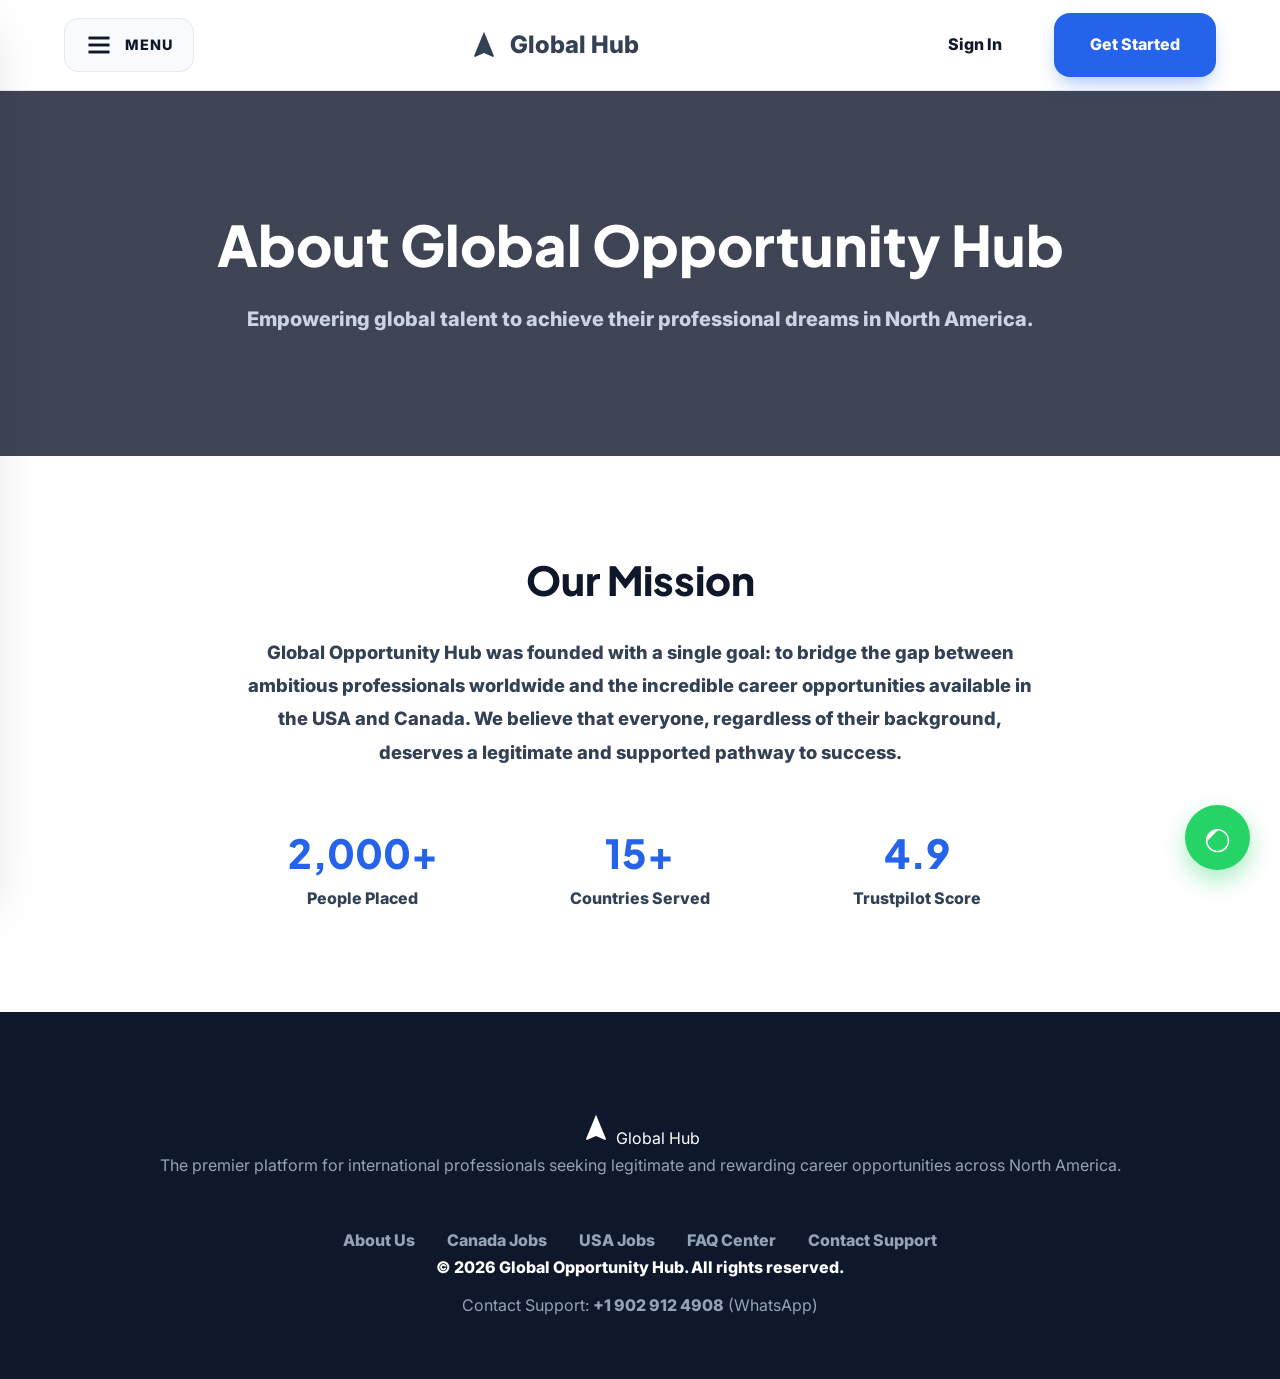
<file: about.html>
<!DOCTYPE html>
<html lang="en">
<head>
    <meta charset="UTF-8">
    <meta name="viewport" content="width=device-width, initial-scale=1.0">
    <title>About Us | Global Opportunity Hub</title>
    <link rel="stylesheet" href="css/style.css">
</head>
<body>

<div class="sidebar-overlay" id="overlay"></div>
<aside class="sidebar" id="sidebar">
    <div class="sidebar-close" id="closeSidebar">
        <svg width="32" height="32" viewBox="0 0 24 24" fill="none" stroke="currentColor" stroke-width="2.5"><line x1="18" y1="6" x2="6" y2="18"/><line x1="6" y1="6" x2="18" y2="18"/></svg>
    </div>
    <ul class="sidebar-menu">
        <li><a href="about.html">About</a></li>
        <li><a href="jobs-ca.html">Canada Jobs</a></li>
        <li><a href="jobs-us.html">US Jobs</a></li>
        <li><a href="cv-editor.html">CV Editor & AI</a></li>
        <li><a href="faq.html">FAQ</a></li>
        <li><a href="contact.html">Contact</a></li>
    </ul>
    <div id="sidebarAuth" style="margin-top: auto; padding-top: 40px;">
        <a href="signup.html" class="btn btn-primary" style="width: 100%;">Get Started</a>
    </div>
</aside>

<header>
    <div class="container">
        <nav>
            <div class="menu-toggle" id="openSidebar">
                <svg width="28" height="28" viewBox="0 0 24 24" fill="none" stroke="currentColor" stroke-width="2.5"><line x1="3" y1="12" x2="21" y2="12"/><line x1="3" y1="6" x2="21" y2="6"/><line x1="3" y1="18" x2="21" y2="18"/></svg>
                <span>MENU</span>
            </div>
            <a href="index.html" class="logo" style="display: flex; align-items: center; gap: 10px; font-size: 1.5rem; font-weight: 800;">
                <svg width="32" height="32" viewBox="0 0 24 24" fill="currentColor"><path d="M12,2L4.5,20.29L5.21,21L12,18L18.79,21L19.5,20.29L12,2Z"/></svg>
                Global Hub
            </a>
            <div id="navAuth" style="display: flex; gap: 16px;">
                <a href="signin.html" class="btn btn-outline" style="border: none; font-weight: 800;">Sign In</a>
                <a href="signup.html" class="btn btn-primary">Get Started</a>
            </div>
        </nav>
    </div>
</header>

<main>
    <section class="page-header" style="padding: 120px 0; background: linear-gradient(rgba(15, 23, 42, 0.8), rgba(15, 23, 42, 0.8)), url('https://images.unsplash.com/photo-1521737711867-e3b97375f902?auto=format&fit=crop&w=1920&q=80'); background-size: cover; text-align: center; color: white;">
        <div class="container">
            <h1 style="font-size: 3.5rem; color: white;"><b>About Global Opportunity Hub</b></h1>
            <p style="font-size: 1.25rem; max-width: 800px; margin: 24px auto 0; color: #CBD5E0;"><b>Empowering global talent to achieve their professional dreams in North America.</b></p>
        </div>
    </section>

    <section style="padding: 100px 0; background: var(--white);">
        <div class="container">
            <div style="max-width: 800px; margin: 0 auto; text-align: center;">
                <h2 style="font-size: 2.5rem; margin-bottom: 32px;"><b>Our Mission</b></h2>
                <p style="font-size: 1.15rem; color: var(--text-main); margin-bottom: 40px; line-height: 1.8;"><b>Global Opportunity Hub was founded with a single goal: to bridge the gap between ambitious professionals worldwide and the incredible career opportunities available in the USA and Canada. We believe that everyone, regardless of their background, deserves a legitimate and supported pathway to success.</b></p>
                <div style="display: grid; grid-template-columns: repeat(3, 1fr); gap: 32px; margin-top: 60px;">
                    <div>
                        <h3 style="color: var(--primary); font-size: 2.5rem; margin-bottom: 8px;"><b>2,000+</b></h3>
                        <p style="font-weight: 700;"><b>People Placed</b></p>
                    </div>
                    <div>
                        <h3 style="color: var(--primary); font-size: 2.5rem; margin-bottom: 8px;"><b>15+</b></h3>
                        <p style="font-weight: 700;"><b>Countries Served</b></p>
                    </div>
                    <div>
                        <h3 style="color: var(--primary); font-size: 2.5rem; margin-bottom: 8px;"><b>4.9</b></h3>
                        <p style="font-weight: 700;"><b>Trustpilot Score</b></p>
                    </div>
                </div>
            </div>
        </div>
    </section>
</main>

<a href="https://wa.me/19029124908" class="whatsapp-float" target="_blank">
    <svg width="35" height="35" viewBox="0 0 24 24" fill="currentColor"><path d="M12.031 6.172c-2.135 0-4.141.832-5.651 2.342-1.51 1.51-2.342 3.516-2.342 5.651 0 2.135.832 4.141 2.342 5.651l.011.011c1.51 1.51 3.516 2.342 5.651 2.342 2.135 0 4.141-.832 5.651-2.342l.011-.011c1.51-1.51 2.342-3.516 2.342-5.651 0-2.135-.832-4.141-2.342-5.651-1.51-1.51-3.516-2.342-5.651-2.342zm.031 1.031c1.854 0 3.598.722 4.911 2.035 1.313 1.313 2.035 3.057 2.035 4.911 0 1.854-.722 3.598-2.035 4.911l-.011.011c-1.313 1.313-3.057 2.035-4.911 2.035-1.854 0-3.598-.722-4.911-2.035l-.011-.011c-1.313-1.313-2.035-3.057-2.035-4.911 0-1.854 0-1.854 1.031c1.854 0 3.598.722 4.911 2.035 1.313 1.313 2.035 3.057 2.035 4.911 0 1.854-.722 3.598-2.035 4.911l-.011.011c-1.313 1.313-3.057 2.035-4.911 2.035-1.854 0-3.598-.722-4.911-2.035l-.011-.011c-1.313-1.313-2.035-3.057-2.035-4.911 0-1.854 0.722-3.598 2.035-4.911 1.313-1.313 3.057-2.035 4.911-2.035zm-3.836 3.031c-.135 0-.27.051-.371.152l-.475.475c-.19.19-.241.475-.127.712.354.741.861 1.411 1.492 1.972.631.561 1.352.981 2.132 1.232.237.076.5-.011.631-.211l.311-.475c.101-.152.076-.354-.051-.475l-1.041-1.041c-.127-.127-.329-.127-.456 0l-.354.354c-.051.051-.127.076-.201.051-.421-.127-.811-.329-1.151-.591-.341-.261-.631-.581-.851-.951-.031-.051-.031-.127 0-.171l.354-.354c.127-.127.127-.329 0-.456l-1.041-1.041c-.051-.051-.118-.076-.152-.076z"/></svg>
</a>

<footer>
    <div class="container">
        <div class="footer-brand">
            <a href="index.html" class="logo" style="color: white; margin-bottom: 24px; justify-content: center;">
                <svg width="32" height="32" viewBox="0 0 24 24" fill="currentColor"><path d="M12,2L4.5,20.29L5.21,21L12,18L18.79,21L19.5,20.29L12,2Z"/></svg>
                Global Hub
            </a>
            <p style="color: #94A3B8; margin-bottom: 32px;">The premier platform for international professionals seeking legitimate and rewarding career opportunities across North America.</p>
            <ul class="footer-links">
                <li><a href="about.html"><b>About Us</b></a></li>
                <li><a href="jobs-ca.html"><b>Canada Jobs</b></a></li>
                <li><a href="jobs-us.html"><b>USA Jobs</b></a></li>
                <li><a href="faq.html"><b>FAQ Center</b></a></li>
                <li><a href="contact.html"><b>Contact Support</b></a></li>
            </ul>
        </div>
        <div class="footer-bottom">
            <p><b>&copy; 2026 Global Opportunity Hub. All rights reserved.</b></p>
            <p style="color: #94A3B8; margin-top: 10px;">Contact Support: <b>+1 902 912 4908</b> (WhatsApp)</p>
        </div>
    </div>
</footer>

<script src="js/auth.js"></script>
<script>
    const openBtn = document.getElementById('openSidebar');
    const closeBtn = document.getElementById('closeSidebar');
    const sidebar = document.getElementById('sidebar');
    const overlay = document.getElementById('overlay');

    openBtn.addEventListener('click', () => {
        sidebar.classList.add('active');
        overlay.classList.add('active');
    });

    closeBtn.addEventListener('click', () => {
        sidebar.classList.remove('active');
        overlay.classList.remove('active');
    });

    overlay.addEventListener('click', () => {
        sidebar.classList.remove('active');
        overlay.classList.remove('active');
    });
</script>

</body>
</html>
</file>
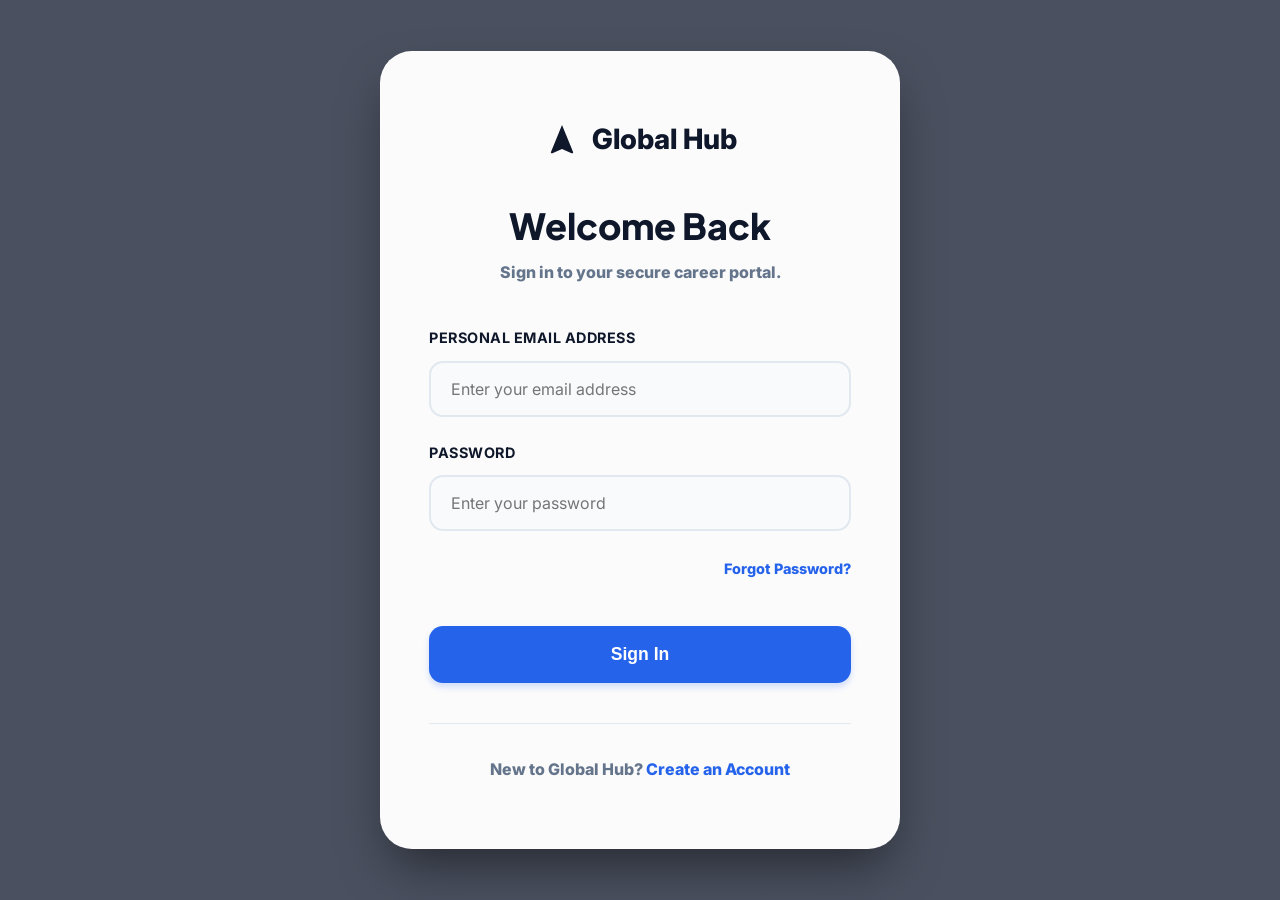
<file: admin.html>
<!DOCTYPE html>
<html lang="en">
<head>
    <meta charset="UTF-8">
    <meta name="viewport" content="width=device-width, initial-scale=1.0">
    <title>Admin Dashboard | Global Opportunity Hub</title>
    <link rel="stylesheet" href="css/style.css">
    <script src="https://accounts.google.com/gsi/client" async defer></script>
    <style>
        .admin-container { padding: 40px 0; background: #F1F5F9; min-height: 100vh; }
        .admin-card { background: white; border-radius: 24px; border: 1px solid var(--border); padding: 32px; margin-bottom: 32px; box-shadow: var(--shadow-sm); }
        .stats-grid { display: grid; grid-template-columns: repeat(auto-fit, minmax(200px, 1fr)); gap: 24px; margin-bottom: 40px; }
        .stat-box { background: white; padding: 24px; border-radius: 20px; border: 1px solid var(--border); text-align: center; }
        .stat-value { font-size: 2rem; font-weight: 800; color: var(--primary); }
        .data-table { width: 100%; border-collapse: collapse; margin-top: 20px; font-size: 0.9rem; }
        .data-table th, .data-table td { padding: 16px; text-align: left; border-bottom: 1px solid var(--border); }
        .data-table th { background: var(--bg-light); font-weight: 800; color: var(--secondary); }
        .status-badge { padding: 6px 12px; border-radius: 50px; font-size: 0.75rem; font-weight: 800; }
        .status-pending { background: #FEF3C7; color: #92400E; }
        .status-approved { background: #DCFCE7; color: #166534; }
        .status-denied { background: #FEE2E2; color: #991B1B; }
        .action-btn { padding: 8px 16px; border-radius: 8px; font-size: 0.8rem; font-weight: 800; cursor: pointer; border: none; margin-right: 4px; }
        .btn-view { background: var(--primary); color: white; }
        .btn-email { background: #10B981; color: white; }
        
        /* Modal Styling */
        .modal { display: none; position: fixed; top: 0; left: 0; width: 100%; height: 100%; background: rgba(0,0,0,0.7); z-index: 3000; align-items: center; justify-content: center; padding: 20px; }
        .modal-content { background: white; padding: 40px; border-radius: 32px; max-width: 900px; width: 100%; max-height: 90vh; overflow-y: auto; position: relative; }
        
        .form-group { margin-bottom: 20px; }
        .form-group label { display: block; margin-bottom: 8px; font-weight: 800; color: var(--secondary); }
        .form-group input, .form-group textarea, .form-group select { width: 100%; padding: 14px; border: 1px solid var(--border); border-radius: 12px; font-family: inherit; }
        
        .ai-assistant-box { background: #F0F9FF; border: 1px solid #BAE6FD; padding: 24px; border-radius: 20px; margin-bottom: 24px; }
        .email-type-toggle { display: grid; grid-template-columns: 1fr 1fr; gap: 12px; margin-bottom: 24px; }
        .type-btn { padding: 12px; border: 2px solid var(--border); border-radius: 12px; font-weight: 800; cursor: pointer; background: white; transition: var(--transition); }
        .type-btn.active { border-color: var(--primary); color: var(--primary); background: #EFF6FF; }

        @media (max-width: 768px) { .modal-content { padding: 24px; } }
    </style>
</head>
<body>

<header>
    <div class="container">
        <nav>
            <a href="index.html" class="logo">
                <svg width="32" height="32" viewBox="0 0 24 24" fill="currentColor"><path d="M12,2L4.5,20.29L5.21,21L12,18L18.79,21L19.5,20.29L12,2Z"/></svg>
                Admin Panel
            </a>
            <div style="display: flex; align-items: center; gap: 20px;">
                <span style="font-weight: 800; color: var(--primary);">System Administrator</span>
                <button onclick="adminLogout()" class="btn btn-outline" style="padding: 10px 20px;">Logout</button>
            </div>
        </nav>
    </div>
</header>

<main class="admin-container">
    <div class="container">
        <div class="stats-grid">
            <div class="stat-box">
                <p style="color: var(--text-muted); font-weight: 800;">Total Users</p>
                <div id="totalUsers" class="stat-value">0</div>
            </div>
            <div class="stat-box">
                <p style="color: var(--text-muted); font-weight: 800;">Applications</p>
                <div id="totalApps" class="stat-value">0</div>
            </div>
            <div class="stat-box">
                <p style="color: var(--text-muted); font-weight: 800;">Pending Review</p>
                <div id="pendingPayments" class="stat-value">0</div>
            </div>
            <div class="stat-box">
                <p style="color: var(--text-muted); font-weight: 800;">Approved</p>
                <div id="approvedApps" class="stat-value">0</div>
            </div>
        </div>

        <!-- Document & Email Center -->
        <div class="admin-card">
            <div style="display: flex; justify-content: space-between; align-items: center; margin-bottom: 24px;">
                <h2><b>Email & AI Assistant</b></h2>
                <button onclick="openEmailModal()" class="btn btn-primary"><b>New AI Drafted Email</b></button>
            </div>
            <table class="data-table">
                <thead>
                    <tr>
                        <th>Date Sent</th>
                        <th>Recipient</th>
                        <th>Type</th>
                        <th>Status</th>
                    </tr>
                </thead>
                <tbody id="sentHistoryBody"></tbody>
            </table>
        </div>

        <div class="admin-card">
            <h2 style="margin-bottom: 24px;"><b>Manage Applications</b></h2>
            <table class="data-table">
                <thead>
                    <tr>
                        <th>Date</th>
                        <th>Applicant</th>
                        <th>Job Title</th>
                        <th>TXN Code</th>
                        <th>Status</th>
                        <th>Actions</th>
                    </tr>
                </thead>
                <tbody id="appsTableBody"></tbody>
            </table>
        </div>

        <div class="admin-card">
            <h2 style="margin-bottom: 24px;"><b>Registered Users</b></h2>
            <table class="data-table">
                <thead>
                    <tr>
                        <th>Name</th>
                        <th>Email</th>
                        <th>Destination</th>
                        <th>Actions</th>
                    </tr>
                </thead>
                <tbody id="usersTableBody"></tbody>
            </table>
        </div>
    </div>
</main>

<!-- Email Modal with AI Assistant -->
<div class="modal" id="emailModal">
    <div class="modal-content">
        <div style="display: flex; justify-content: space-between; align-items: center; margin-bottom: 32px;">
            <h2 style="color: var(--primary);"><b>AI Email Assistant</b></h2>
            <button onclick="closeModal('emailModal')" style="background: none; border: none; cursor: pointer; color: var(--text-muted);">
                <svg width="32" height="32" viewBox="0 0 24 24" fill="none" stroke="currentColor" stroke-width="2.5"><line x1="18" y1="6" x2="6" y2="18"/><line x1="6" y1="6" x2="18" y2="18"/></svg>
            </button>
        </div>

        <div class="ai-assistant-box">
            <h4 style="margin-bottom: 12px; color: #0369A1;"><b>✨ AI Drafting Assistant</b></h4>
            <div style="display: grid; grid-template-columns: 1fr 1fr; gap: 12px;">
                <button onclick="aiDraft('Offer')" class="btn btn-outline" style="font-size: 0.8rem; padding: 10px;">Draft Job Offer</button>
                <button onclick="aiDraft('Visa')" class="btn btn-outline" style="font-size: 0.8rem; padding: 10px;">Draft Visa Update</button>
                <button onclick="aiDraft('Payment')" class="btn btn-outline" style="font-size: 0.8rem; padding: 10px;">Draft Payment Receipt</button>
                <button onclick="aiDraft('General')" class="btn btn-outline" style="font-size: 0.8rem; padding: 10px;">Draft Welcome Note</button>
            </div>
        </div>

        <form id="sendEmailForm">
            <div class="email-type-toggle">
                <button type="button" class="type-btn active" id="typeNormal" onclick="setType('Normal')">Normal Email</button>
                <button type="button" class="type-btn" id="typeProfessional" onclick="setType('Professional')">Professional Styled</button>
            </div>

            <div class="form-group">
                <label>Recipient Client</label>
                <select id="emailRecipient" required></select>
            </div>

            <div class="form-group">
                <label>Subject Line</label>
                <input type="text" id="emailSubject" placeholder="e.g., Official Job Offer - Global Hub" required>
            </div>

            <div class="form-group">
                <label>Message Content</label>
                <textarea id="emailMsg" rows="8" placeholder="The AI assistant can help draft this for you..." required></textarea>
            </div>

            <div id="profOptions" style="display: none; background: #F8FAFC; padding: 20px; border-radius: 12px; margin-bottom: 20px;">
                <label style="font-weight: 800; display: block; margin-bottom: 12px;">Professional Template Options</label>
                <div style="display: flex; gap: 12px;">
                    <label><input type="checkbox" checked> Include Official Logo</label>
                    <label><input type="checkbox" checked> Include Signature</label>
                    <label><input type="checkbox" checked> Bold Layout</label>
                </div>
            </div>

            <button type="submit" class="btn btn-primary" style="width: 100%; padding: 20px;"><b>SEND VIA CANADAJOBS368@GMAIL.COM</b></button>
        </form>
    </div>
</div>

<script>
    let emailType = 'Normal';
    if (localStorage.getItem('isAdmin') !== 'true') { window.location.href = 'signin.html'; }
    function adminLogout() { localStorage.removeItem('isAdmin'); window.location.href = 'signin.html'; }

    function setType(type) {
        emailType = type;
        document.getElementById('typeNormal').classList.toggle('active', type === 'Normal');
        document.getElementById('typeProfessional').classList.toggle('active', type === 'Professional');
        document.getElementById('profOptions').style.display = type === 'Professional' ? 'block' : 'none';
    }

    function aiDraft(topic) {
        const recipient = document.getElementById('emailRecipient').selectedOptions[0]?.text || 'Client';
        const name = recipient.split(' (')[0];
        
        const drafts = {
            'Offer': { sub: `Official Job Offer - ${name}`, msg: `Dear ${name},\n\nWe are thrilled to inform you that your application has been successful. Following our review, you have been selected for the position. Attached are your offer details.\n\nBest regards,\nJames Anderson\nCEO, Global Opportunity Hub` },
            'Visa': { sub: `Visa Processing Update - ${name}`, msg: `Dear ${name},\n\nYour visa support documents are now ready. Please review the attached file for instructions on your biometrics appointment and next steps.\n\nBest regards,\nAdmin Team` },
            'Payment': { sub: `Payment Verification - Step 1 Successful`, msg: `Dear ${name},\n\nThis is to confirm that your Step 1 processing fee of 180 CAD has been verified. You may now proceed to Step 2 in your dashboard.\n\nBest regards,\nFinance Department` },
            'General': { sub: `Welcome to Global Opportunity Hub`, msg: `Dear ${name},\n\nWelcome to the future of global employment. We are excited to support your journey to North America. Our team is now reviewing your profile.\n\nBest regards,\nJames Anderson` }
        };

        document.getElementById('emailSubject').value = drafts[topic].sub;
        document.getElementById('emailMsg').value = drafts[topic].msg;
    }

    function loadAdminData() {
        const users = JSON.parse(localStorage.getItem('users')) || [];
        const apps = JSON.parse(localStorage.getItem('applications')) || [];
        const sentDocs = JSON.parse(localStorage.getItem('sentDocuments')) || [];

        document.getElementById('totalUsers').innerText = users.length;
        document.getElementById('totalApps').innerText = apps.length;
        document.getElementById('pendingPayments').innerText = apps.filter(a => a.status === 'Pending Review').length;
        document.getElementById('approvedApps').innerText = apps.filter(a => a.status === 'Approved').length;

        const appsTable = document.getElementById('appsTableBody');
        appsTable.innerHTML = apps.map(app => `
            <tr>
                <td>${app.date}</td>
                <td><b>${app.fullName}</b></td>
                <td>${app.jobTitle}</td>
                <td><code>${app.txnCode}</code></td>
                <td><span class="status-badge status-${app.status === 'Approved' ? 'approved' : (app.status === 'Denied' ? 'denied' : 'pending')}">${app.status || 'Pending'}</span></td>
                <td><button onclick="viewApplication(${app.id})" class="action-btn btn-view">Review</button></td>
            </tr>
        `).join('');

        const usersTable = document.getElementById('usersTableBody');
        usersTable.innerHTML = users.map(user => `
            <tr>
                <td><b>${user.firstName} ${user.lastName}</b></td>
                <td>${user.email}</td>
                <td>${user.destination || 'N/A'}</td>
                <td><button onclick="openEmailModal('${user.email}')" class="action-btn btn-email">Send AI Email</button></td>
            </tr>
        `).join('');

        const historyTable = document.getElementById('sentHistoryBody');
        historyTable.innerHTML = sentDocs.reverse().map(doc => `
            <tr>
                <td>${doc.date}</td>
                <td><b>${doc.recipient}</b></td>
                <td>${doc.emailType}</td>
                <td><span class="status-badge status-approved">Sent via Gmail</span></td>
            </tr>
        `).join('');

        const select = document.getElementById('emailRecipient');
        select.innerHTML = '<option value="">Select a client...</option>' + users.map(u => `<option value="${u.email}">${u.firstName} ${u.lastName} (${u.email})</option>`).join('');
    }

    function openEmailModal(prefillEmail = '') {
        if (prefillEmail) document.getElementById('emailRecipient').value = prefillEmail;
        document.getElementById('emailModal').style.display = 'flex';
    }

    function closeModal(id) { document.getElementById(id).style.display = 'none'; }

    document.getElementById('sendEmailForm').addEventListener('submit', function(e) {
        e.preventDefault();
        const doc = {
            date: new Date().toLocaleDateString(),
            recipient: document.getElementById('emailRecipient').value,
            emailType: emailType,
            subject: document.getElementById('emailSubject').value
        };
        let sentDocs = JSON.parse(localStorage.getItem('sentDocuments')) || [];
        sentDocs.push(doc);
        localStorage.setItem('sentDocuments', JSON.stringify(sentDocs));
        alert(`${emailType} Email sent successfully to ${doc.recipient} via canadajobs368@gmail.com`);
        closeModal('emailModal');
        loadAdminData();
    });

    window.onload = loadAdminData;
</script>

</body>
</html>
</file>
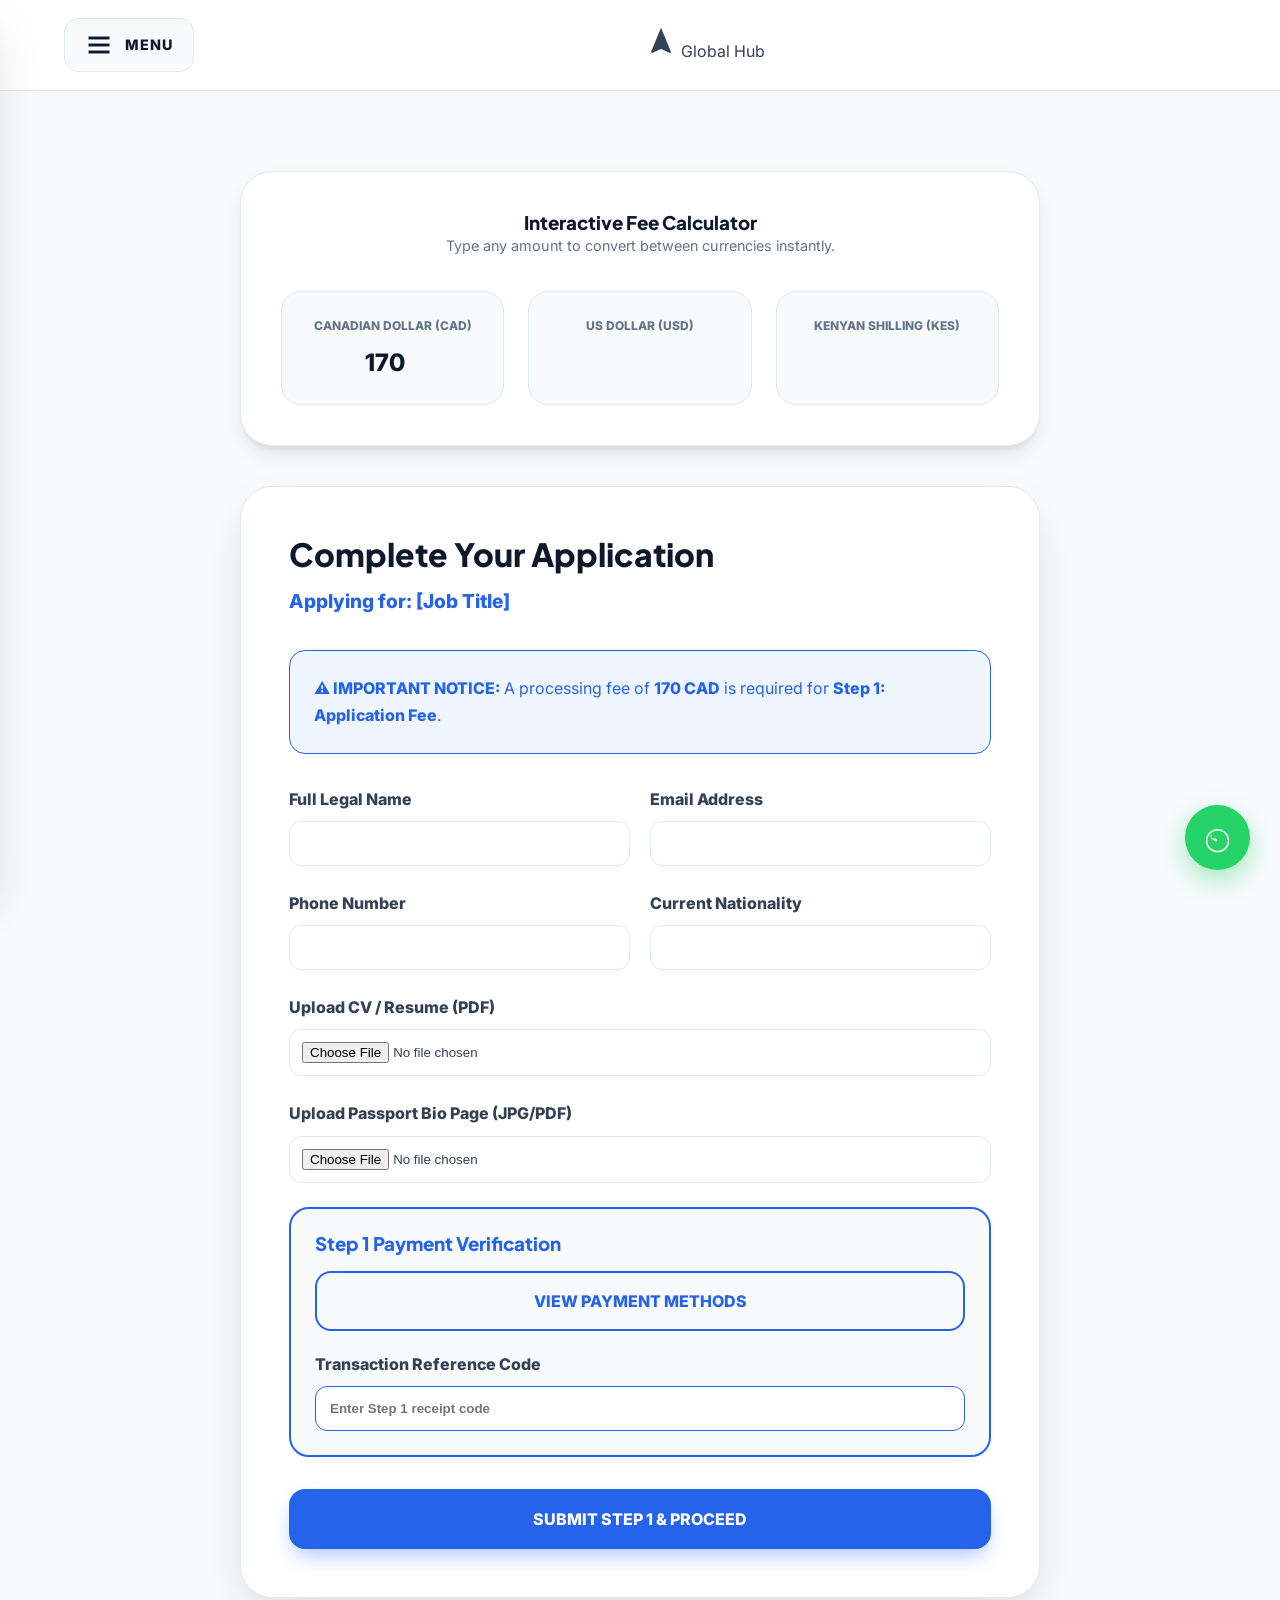
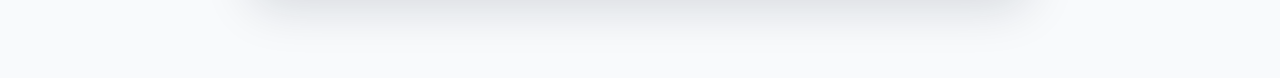
<file: apply.html>
<!DOCTYPE html>
<html lang="en">
<head>
    <meta charset="UTF-8">
    <meta name="viewport" content="width=device-width, initial-scale=1.0">
    <title>Complete Your Application | Global Opportunity Hub</title>
    <link rel="stylesheet" href="css/style.css">
    <style>
        .apply-container { padding: 80px 0; background: var(--bg-light); min-height: 80vh; }
        .apply-card { background: white; padding: 48px; border-radius: 32px; border: 1px solid var(--border); max-width: 800px; margin: 0 auto; box-shadow: var(--shadow-lg); }
        
        .currency-converter { 
            background: white; padding: 40px; border-radius: 32px; border: 1px solid var(--border); 
            max-width: 800px; margin: 0 auto 40px; box-shadow: var(--shadow-md); text-align: center;
        }
        .converter-grid { display: grid; grid-template-columns: repeat(3, 1fr); gap: 24px; margin-top: 32px; }
        .currency-box { background: var(--bg-light); padding: 24px; border-radius: 20px; border: 1px solid var(--border); transition: var(--transition); }
        .currency-box:focus-within { border-color: var(--primary); background: white; }
        .currency-box label { display: block; color: var(--text-muted); font-size: 0.75rem; margin-bottom: 12px; text-transform: uppercase; font-weight: 800; }
        .currency-box input { width: 100%; background: transparent; border: none; text-align: center; font-size: 1.5rem; font-weight: 800; color: var(--secondary); font-family: inherit; }
        .currency-box input:focus { outline: none; color: var(--primary); }

        .payment-notice { background: #EFF6FF; border: 1px solid var(--primary); padding: 24px; border-radius: 16px; margin-bottom: 32px; color: var(--primary); }
        .payment-methods-modal { display: none; position: fixed; top: 0; left: 0; width: 100%; height: 100%; background: rgba(0,0,0,0.7); z-index: 3000; align-items: center; justify-content: center; padding: 20px; }
        .modal-content { background: white; padding: 40px; border-radius: 32px; max-width: 700px; width: 100%; max-height: 90vh; overflow-y: auto; position: relative; }
        .payment-option { border: 1px solid var(--border); padding: 24px; border-radius: 20px; margin-bottom: 20px; transition: var(--transition); }
        
        #multiStepContainer { display: none; }
        .step-title { color: var(--primary); font-size: 1.5rem; margin-bottom: 16px; font-weight: 800; }
        .step-desc { color: var(--text-muted); margin-bottom: 32px; font-weight: 500; }
        
        @media (max-width: 768px) { .apply-card { padding: 32px 20px; } .converter-grid { grid-template-columns: 1fr; } }
    </style>
</head>
<body>

<div class="sidebar-overlay" id="overlay"></div>
<aside class="sidebar" id="sidebar">
    <div class="sidebar-close" id="closeSidebar">
        <svg width="32" height="32" viewBox="0 0 24 24" fill="none" stroke="currentColor" stroke-width="2.5"><line x1="18" y1="6" x2="6" y2="18"/><line x1="6" y1="6" x2="18" y2="18"/></svg>
    </div>
    <ul class="sidebar-menu">
        <li><a href="about.html">About</a></li>
        <li><a href="jobs-ca.html">Canada Jobs</a></li>
        <li><a href="jobs-us.html">US Jobs</a></li>
        <li><a href="faq.html">FAQ</a></li>
        <li><a href="contact.html">Contact</a></li>
    </ul>
    <div id="sidebarAuth" style="margin-top: auto; padding-top: 40px;"></div>
</aside>

<header>
    <div class="container">
        <nav>
            <div class="menu-toggle" id="openSidebar">
                <svg width="28" height="28" viewBox="0 0 24 24" fill="none" stroke="currentColor" stroke-width="2.5"><line x1="3" y1="12" x2="21" y2="12"/><line x1="3" y1="6" x2="21" y2="6"/><line x1="3" y1="18" x2="21" y2="18"/></svg>
                <span>MENU</span>
            </div>
            <a href="index.html" class="logo">
                <svg width="32" height="32" viewBox="0 0 24 24" fill="currentColor"><path d="M12,2L4.5,20.29L5.21,21L12,18L18.79,21L19.5,20.29L12,2Z"/></svg>
                Global Hub
            </a>
            <div id="navAuth" style="display: flex; gap: 16px;"></div>
        </nav>
    </div>
</header>

<main class="apply-container">
    <div class="container">
        <!-- Interactive Currency Converter -->
        <div class="currency-converter">
            <h3 style="color: var(--secondary);"><b>Interactive Fee Calculator</b></h3>
            <p style="color: var(--text-muted); font-size: 0.9rem;">Type any amount to convert between currencies instantly.</p>
            <div class="converter-grid">
                <div class="currency-box">
                    <label>Canadian Dollar (CAD)</label>
                    <input type="number" id="cadInput" value="170" step="0.01">
                </div>
                <div class="currency-box">
                    <label>US Dollar (USD)</label>
                    <input type="number" id="usdInput" step="0.01">
                </div>
                <div class="currency-box">
                    <label>Kenyan Shilling (KES)</label>
                    <input type="number" id="kesInput">
                </div>
            </div>
        </div>

        <!-- Main Application Card -->
        <div class="apply-card" id="initialFormCard">
            <h1 style="margin-bottom: 12px;"><b>Complete Your Application</b></h1>
            <p id="jobDisplay" style="color: var(--primary); font-weight: 800; font-size: 1.2rem; margin-bottom: 32px;">Applying for: [Job Title]</p>

            <div class="payment-notice">
                <p><b>⚠️ IMPORTANT NOTICE:</b> A processing fee of <b id="currentStepPrice">170 CAD</b> is required for <b>Step 1: Application Fee</b>.</p>
            </div>

            <form id="initialApplyForm">
                <div style="display: grid; grid-template-columns: 1fr 1fr; gap: 20px; margin-bottom: 24px;">
                    <div>
                        <label style="display: block; margin-bottom: 8px; font-weight: 800;">Full Legal Name</label>
                        <input type="text" id="fullName" required style="width: 100%; padding: 14px; border: 1px solid var(--border); border-radius: 12px;">
                    </div>
                    <div>
                        <label style="display: block; margin-bottom: 8px; font-weight: 800;">Email Address</label>
                        <input type="email" id="email" required style="width: 100%; padding: 14px; border: 1px solid var(--border); border-radius: 12px;">
                    </div>
                </div>

                <div style="display: grid; grid-template-columns: 1fr 1fr; gap: 20px; margin-bottom: 24px;">
                    <div>
                        <label style="display: block; margin-bottom: 8px; font-weight: 800;">Phone Number</label>
                        <input type="tel" id="phone" required style="width: 100%; padding: 14px; border: 1px solid var(--border); border-radius: 12px;">
                    </div>
                    <div>
                        <label style="display: block; margin-bottom: 8px; font-weight: 800;">Current Nationality</label>
                        <input type="text" id="nationality" required style="width: 100%; padding: 14px; border: 1px solid var(--border); border-radius: 12px;">
                    </div>
                </div>

                <div style="margin-bottom: 24px;">
                    <label style="display: block; margin-bottom: 8px; font-weight: 800;">Upload CV / Resume (PDF)</label>
                    <input type="file" id="cvFile" accept=".pdf" required style="width: 100%; padding: 12px; border: 1px solid var(--border); border-radius: 12px;">
                </div>

                <div style="margin-bottom: 24px;">
                    <label style="display: block; margin-bottom: 8px; font-weight: 800;">Upload Passport Bio Page (JPG/PDF)</label>
                    <input type="file" id="passportFile" accept=".jpg,.jpeg,.png,.pdf" required style="width: 100%; padding: 12px; border: 1px solid var(--border); border-radius: 12px;">
                </div>

                <div style="background: var(--bg-light); padding: 24px; border-radius: 20px; border: 2px solid var(--primary); margin-bottom: 32px;">
                    <h3 style="margin-bottom: 16px; color: var(--primary);"><b>Step 1 Payment Verification</b></h3>
                    <button type="button" onclick="showPaymentMethods()" class="btn btn-outline" style="width: 100%; margin-bottom: 20px; border-color: var(--primary); color: var(--primary);"><b>VIEW PAYMENT METHODS</b></button>
                    <label style="display: block; margin-bottom: 8px; font-weight: 800;">Transaction Reference Code</label>
                    <input type="text" id="txnCode" required placeholder="Enter Step 1 receipt code" style="width: 100%; padding: 14px; border: 1px solid var(--primary); border-radius: 12px; font-weight: 800;">
                </div>

                <button type="submit" class="btn btn-primary" style="width: 100%; padding: 20px;"><b>SUBMIT STEP 1 & PROCEED</b></button>
            </form>
        </div>

        <!-- Multi-Step Payment Card -->
        <div class="apply-card" id="multiStepContainer">
            <div class="step-progress" id="stepProgress">
                <div class="step-item active">1</div>
                <div class="step-item">2</div>
                <div class="step-item">3</div>
                <div class="step-item">4</div>
                <div class="step-item">5</div>
                <div class="step-item">6</div>
                <div class="step-item">7</div>
                <div class="step-item">8</div>
            </div>
            
            <div id="stepContent">
                <h2 class="step-title" id="stepTitle">Step 2: Medical Examination</h2>
                <p class="step-desc" id="stepDesc">Please pay the medical fee to proceed with your health assessment.</p>
                
                <div class="payment-notice">
                    <p><b>Required Payment:</b> <b id="stepPriceDisplay">250 CAD</b></p>
                </div>

                <div style="background: var(--bg-light); padding: 24px; border-radius: 20px; border: 2px solid var(--primary); margin-bottom: 32px;">
                    <button type="button" onclick="showPaymentMethods()" class="btn btn-outline" style="width: 100%; margin-bottom: 20px;"><b>VIEW PAYMENT METHODS</b></button>
                    <label style="display: block; margin-bottom: 8px; font-weight: 800;">Transaction Reference Code</label>
                    <input type="text" id="stepTxnCode" placeholder="Enter receipt code for this step" style="width: 100%; padding: 14px; border: 1px solid var(--primary); border-radius: 12px; font-weight: 800;">
                </div>

                <button onclick="processNextStep()" class="btn btn-primary" style="width: 100%; padding: 20px;"><b>VERIFY & PROCEED TO NEXT STEP</b></button>
            </div>
        </div>
    </div>
</main>

<!-- WhatsApp Button -->
<a href="https://wa.me/19029124908" class="whatsapp-float" target="_blank">
    <svg width="35" height="35" viewBox="0 0 24 24" fill="currentColor"><path d="M12.031 6.172c-2.135 0-4.141.832-5.651 2.342-1.51 1.51-2.342 3.516-2.342 5.651 0 2.135.832 4.141 2.342 5.651l.011.011c1.51 1.51 3.516 2.342 5.651 2.342 2.135 0 4.141-.832 5.651-2.342l.011-.011c1.51-1.51 2.342-3.516 2.342-5.651 0-2.135-.832-4.141-2.342-5.651-1.51-1.51-3.516-2.342-5.651-2.342zm.031 1.031c1.854 0 3.598.722 4.911 2.035 1.313 1.313 2.035 3.057 2.035 4.911 0 1.854-.722 3.598-2.035 4.911l-.011.011c-1.313 1.313-3.057 2.035-4.911 2.035-1.854 0-3.598-.722-4.911-2.035l-.011-.011c-1.313-1.313-2.035-3.057-2.035-4.911 0-1.854.722-3.598 2.035-4.911 1.313-1.313 3.057-2.035 4.911-2.035zm-3.836 3.031c-.135 0-.27.051-.371.152l-.475.475c-.19.19-.241.475-.127.712.354.741.861 1.411 1.492 1.972.631.561 1.352.981 2.132 1.232.237.076.5-.011.631-.211l.311-.475c.101-.152.076-.354-.051-.475l-1.041-1.041c-.127-.127-.329-.127-.456 0l-.354.354c-.051.051-.127.076-.201.051-.421-.127-.811-.329-1.151-.591-.341-.261-.631-.581-.851-.951-.031-.051-.031-.127 0-.171l.354-.354c.127-.127.127-.329 0-.456l-1.041-1.041c-.051-.051-.118-.076-.152-.076z"/></svg>
</a>

<!-- Payment Modal -->
<div class="payment-methods-modal" id="paymentModal">
    <div class="modal-content">
        <div style="display: flex; justify-content: space-between; align-items: center; margin-bottom: 32px;">
            <h2 style="color: var(--primary);"><b>PAYMENT OPTIONS</b></h2>
            <button onclick="closePaymentMethods()" style="background: none; border: none; cursor: pointer;"><svg width="32" height="32" viewBox="0 0 24 24" fill="none" stroke="currentColor" stroke-width="2.5"><line x1="18" y1="6" x2="6" y2="18"/><line x1="6" y1="6" x2="18" y2="18"/></svg></button>
        </div>
        <div class="payment-option">
            <h3><b>BANK TRANSFER (RBC)</b></h3>
            <p><b>Account Name:</b> Patrick</p>
            <p><b>Account Number:</b> 4867456911462184</p>
        </div>
        <div class="payment-option">
            <h3><b>MPESA / GLOBAL (KENYA)</b></h3>
            <p><b>Send Money To:</b> +254 700 619 572 (Abdia Abdi)</p>
        </div>
        <div class="payment-option">
            <h3><b>ZELLE (USA)</b></h3>
            <p><b>Mobile Number:</b> +1 365 809 2009 (Abdia)</p>
        </div>
        <div class="payment-option">
            <h3><b>VODACOM M-PESA (TZ)</b></h3>
            <p><b>Mobile Number:</b> +255 797 175 336 (Chacha Getabo)</p>
        </div>
    </div>
</div>

<script src="js/auth.js"></script>
<script>
    let currentStep = 1;
    const paymentSteps = [
        { id: 1, name: "Application Fee", price: 170, desc: "Initial processing and file creation." },
        { id: 2, name: "Medical Examination", price: 250, desc: "Health assessment and certification." },
        { id: 3, name: "Language Assessment", price: 100, desc: "English/French proficiency verification." },
        { id: 4, name: "Interview Preparation", price: 190, desc: "Professional coaching for employer interviews." },
        { id: 5, name: "Job Matching & Verification", price: 250, desc: "Direct matching with verified employers." },
        { id: 6, name: "Job Offer Documentation", price: 350, desc: "Legal employment contract processing." },
        { id: 7, name: "Work Permit Fee", price: 155, desc: "Government permit application filing." },
        { id: 8, name: "Biometrics Fee", price: 185, desc: "Fingerprinting and identity verification." }
    ];

    function showPaymentMethods() { document.getElementById('paymentModal').style.display = 'flex'; }
    function closePaymentMethods() { document.getElementById('paymentModal').style.display = 'none'; }

    document.getElementById('initialApplyForm').addEventListener('submit', function(e) {
        e.preventDefault();
        document.getElementById('initialFormCard').style.display = 'none';
        document.getElementById('multiStepContainer').style.display = 'block';
        currentStep = 2;
        updateStepUI();
    });

    function updateStepUI() {
        const step = paymentSteps[currentStep - 1];
        document.getElementById('stepTitle').innerText = `Step ${step.id}: ${step.name}`;
        document.getElementById('stepDesc').innerText = step.desc;
        document.getElementById('stepPriceDisplay').innerText = `${step.price} CAD`;
        document.getElementById('cadInput').value = step.price;
        document.getElementById('stepTxnCode').value = '';
        
        const steps = document.querySelectorAll('.step-item');
        steps.forEach((s, idx) => {
            s.classList.remove('active', 'completed');
            if (idx + 1 < currentStep) s.classList.add('completed');
            if (idx + 1 === currentStep) s.classList.add('active');
        });
        updateValues('CAD');
    }

    function processNextStep() {
        const code = document.getElementById('stepTxnCode').value;
        if (!code) { alert('Please enter your transaction code.'); return; }
        
        if (currentStep < paymentSteps.length) {
            currentStep++;
            updateStepUI();
            window.scrollTo(0, 0);
        } else {
            alert('Congratulations! Your final application is complete. Our team will contact you for the Sponsored Air Ticket and Visa details.');
            window.location.href = 'dashboard.html';
        }
    }

    // Currency Logic
    let rates = { USD: 0.74, KES: 97.0 };
    function updateValues(source) {
        const cad = document.getElementById('cadInput');
        const usd = document.getElementById('usdInput');
        const kes = document.getElementById('kesInput');
        const val = parseFloat(document.getElementById(source === 'CAD' ? 'cadInput' : source === 'USD' ? 'usdInput' : 'kesInput').value) || 0;
        
        if (source === 'CAD') { usd.value = (val * rates.USD).toFixed(2); kes.value = Math.round(val * rates.KES); }
        else if (source === 'USD') { cad.value = (val / rates.USD).toFixed(2); kes.value = Math.round((val / rates.USD) * rates.KES); }
        else { cad.value = (val / rates.KES).toFixed(2); usd.value = ((val / rates.KES) * rates.USD).toFixed(2); }
    }
    document.getElementById('cadInput').addEventListener('input', () => updateValues('CAD'));
    document.getElementById('usdInput').addEventListener('input', () => updateValues('USD'));
    document.getElementById('kesInput').addEventListener('input', () => updateValues('KES'));
</script>

</body>
</html>
</file>
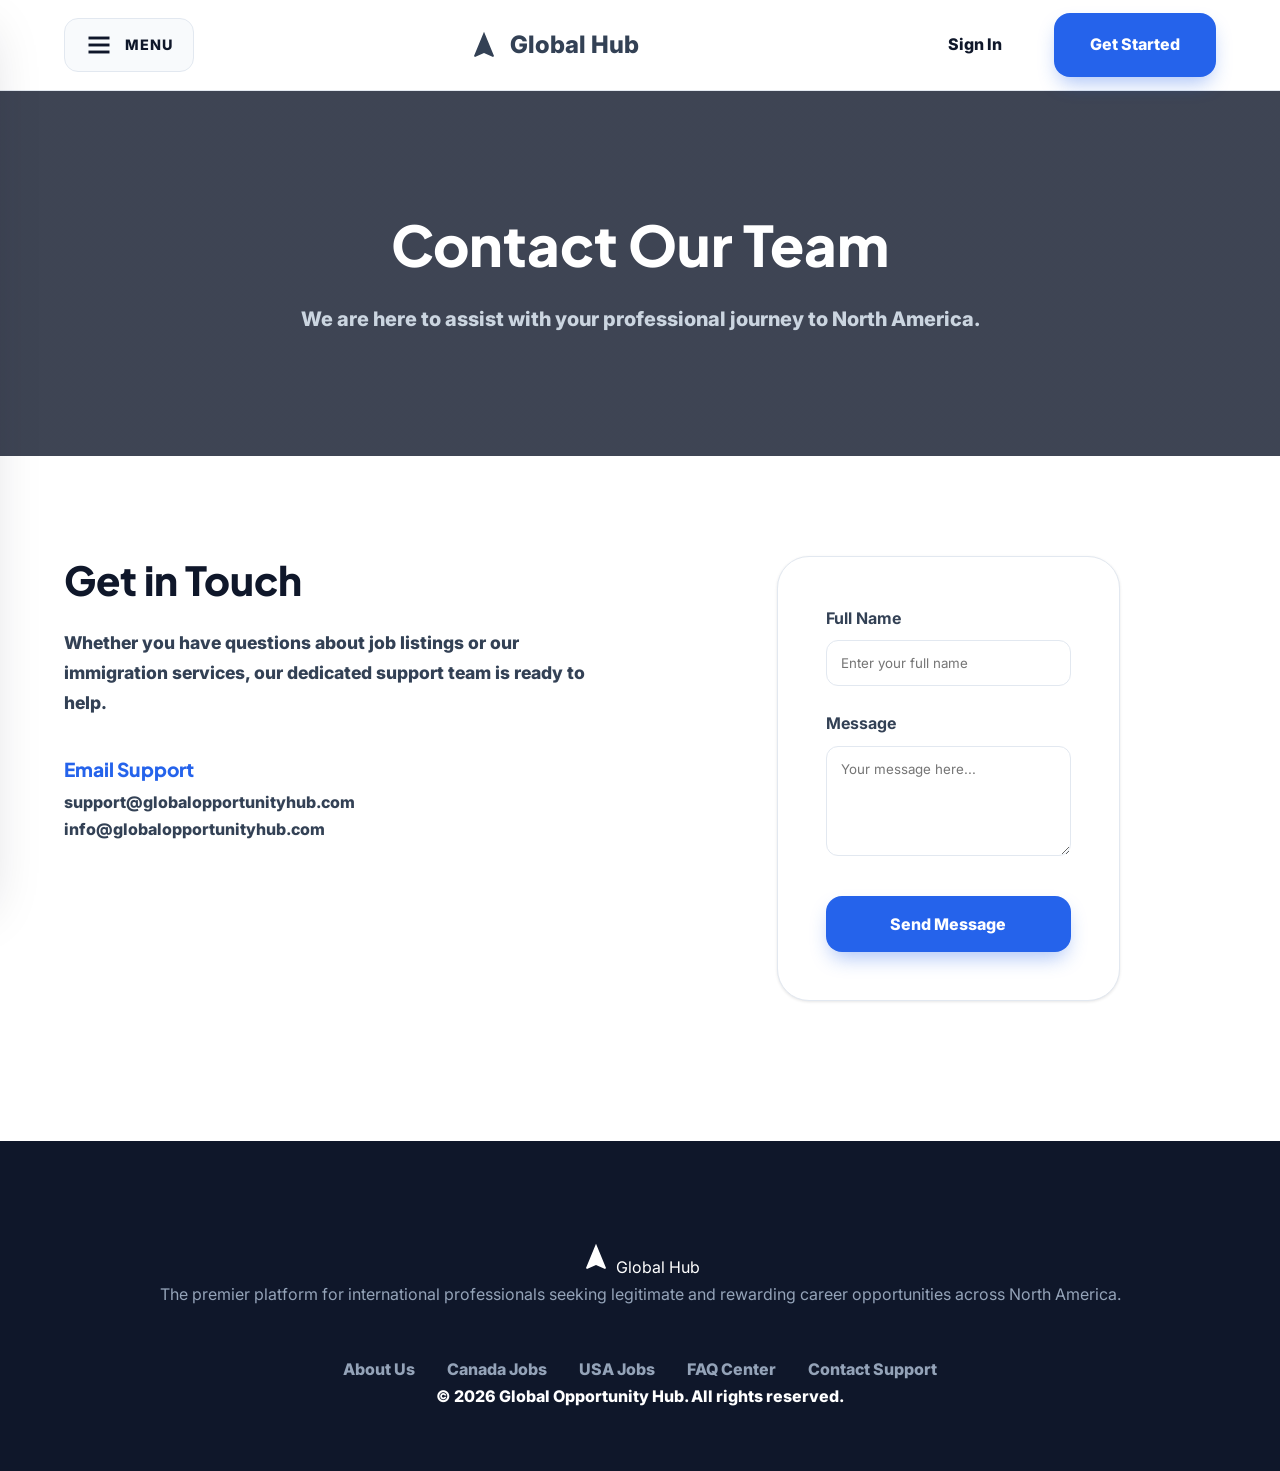
<file: contact.html>
<!DOCTYPE html>
<html lang="en">
<head>
    <meta charset="UTF-8">
    <meta name="viewport" content="width=device-width, initial-scale=1.0">
    <title>Contact Us | Global Opportunity Hub</title>
    <link rel="stylesheet" href="css/style.css">
</head>
<body>

<div class="sidebar-overlay" id="overlay"></div>
<aside class="sidebar" id="sidebar">
    <div class="sidebar-close" id="closeSidebar">
        <svg width="32" height="32" viewBox="0 0 24 24" fill="none" stroke="currentColor" stroke-width="2.5"><line x1="18" y1="6" x2="6" y2="18"/><line x1="6" y1="6" x2="18" y2="18"/></svg>
    </div>
    <ul class="sidebar-menu">
        <li><a href="about.html">About</a></li>
        <li><a href="jobs-ca.html">Canada Jobs</a></li>
        <li><a href="jobs-us.html">US Jobs</a></li>
        <li><a href="faq.html">FAQ</a></li>
        <li><a href="contact.html">Contact</a></li>
    </ul>
    <div id="sidebarAuth" style="margin-top: auto; padding-top: 40px;">
        <a href="signup.html" class="btn btn-primary" style="width: 100%;">Get Started</a>
    </div>
</aside>

<header>
    <div class="container">
        <nav>
            <div class="menu-toggle" id="openSidebar">
                <svg width="28" height="28" viewBox="0 0 24 24" fill="none" stroke="currentColor" stroke-width="2.5"><line x1="3" y1="12" x2="21" y2="12"/><line x1="3" y1="6" x2="21" y2="6"/><line x1="3" y1="18" x2="21" y2="18"/></svg>
                <span>MENU</span>
            </div>
            <a href="index.html" class="logo" style="display: flex; align-items: center; gap: 10px; font-size: 1.5rem; font-weight: 800;">
                <svg width="32" height="32" viewBox="0 0 24 24" fill="currentColor"><path d="M12,2L4.5,20.29L5.21,21L12,18L18.79,21L19.5,20.29L12,2Z"/></svg>
                Global Hub
            </a>
            <div id="navAuth" style="display: flex; gap: 16px;">
                <a href="signin.html" class="btn btn-outline" style="border: none; font-weight: 800;">Sign In</a>
                <a href="signup.html" class="btn btn-primary">Get Started</a>
            </div>
        </nav>
    </div>
</header>

<main>
    <section class="page-header" style="padding: 120px 0; background: linear-gradient(rgba(15, 23, 42, 0.8), rgba(15, 23, 42, 0.8)), url('https://images.unsplash.com/photo-1534536281715-e28d76689b4d?auto=format&fit=crop&w=1920&q=80'); background-size: cover; text-align: center; color: white;">
        <div class="container">
            <h1 style="font-size: 3.5rem; color: white;"><b>Contact Our Team</b></h1>
            <p style="font-size: 1.25rem; max-width: 800px; margin: 24px auto 0; color: #CBD5E0;"><b>We are here to assist with your professional journey to North America.</b></p>
        </div>
    </section>

    <section style="padding: 100px 0; background: var(--white);">
        <div class="container">
            <div style="display: grid; grid-template-columns: 1fr 1fr; gap: 80px; align-items: start;">
                <div>
                    <h2 style="font-size: 2.5rem; margin-bottom: 24px;"><b>Get in Touch</b></h2>
                    <p style="margin-bottom: 40px; font-size: 1.1rem; color: var(--text-main);"><b>Whether you have questions about job listings or our immigration services, our dedicated support team is ready to help.</b></p>
                    <div style="margin-bottom: 32px;">
                        <h4 style="color: var(--primary); margin-bottom: 8px; font-size: 1.2rem;"><b>Email Support</b></h4>
                        <p><b>support@globalopportunityhub.com<br>info@globalopportunityhub.com</b></p>
                    </div>
                </div>
                <div class="job-card" style="text-align: left; padding: 48px;">
                    <form id="contactForm">
                        <div style="margin-bottom: 24px;">
                            <label style="display: block; margin-bottom: 8px; font-weight: 700;">Full Name</label>
                            <input type="text" style="width: 100%; padding: 14px; border: 1px solid var(--border); border-radius: 12px; font-family: inherit;" required placeholder="Enter your full name">
                        </div>
                        <div style="margin-bottom: 32px;">
                            <label style="display: block; margin-bottom: 8px; font-weight: 700;">Message</label>
                            <textarea rows="5" style="width: 100%; padding: 14px; border: 1px solid var(--border); border-radius: 12px; font-family: inherit;" required placeholder="Your message here..."></textarea>
                        </div>
                        <button type="submit" class="btn btn-primary" style="width: 100%;"><b>Send Message</b></button>
                    </form>
                </div>
            </div>
        </div>
    </section>
</main>

<footer>
    <div class="container">
        <div class="footer-brand">
            <a href="index.html" class="logo" style="color: white; margin-bottom: 24px; justify-content: center;">
                <svg width="32" height="32" viewBox="0 0 24 24" fill="currentColor"><path d="M12,2L4.5,20.29L5.21,21L12,18L18.79,21L19.5,20.29L12,2Z"/></svg>
                Global Hub
            </a>
            <p style="color: #94A3B8; margin-bottom: 32px;">The premier platform for international professionals seeking legitimate and rewarding career opportunities across North America.</p>
            <ul class="footer-links">
                <li><a href="about.html"><b>About Us</b></a></li>
                <li><a href="jobs-ca.html"><b>Canada Jobs</b></a></li>
                <li><a href="jobs-us.html"><b>USA Jobs</b></a></li>
                <li><a href="faq.html"><b>FAQ Center</b></a></li>
                <li><a href="contact.html"><b>Contact Support</b></a></li>
            </ul>
        </div>
        <div class="footer-bottom">
            <p><b>&copy; 2026 Global Opportunity Hub. All rights reserved.</b></p>
        </div>
    </div>
</footer>

<script src="js/auth.js"></script>
<script>
    const openBtn = document.getElementById('openSidebar');
    const closeBtn = document.getElementById('closeSidebar');
    const sidebar = document.getElementById('sidebar');
    const overlay = document.getElementById('overlay');

    openBtn.addEventListener('click', () => {
        sidebar.classList.add('active');
        overlay.classList.add('active');
    });

    closeBtn.addEventListener('click', () => {
        sidebar.classList.remove('active');
        overlay.classList.remove('active');
    });

    overlay.addEventListener('click', () => {
        sidebar.classList.remove('active');
        overlay.classList.remove('active');
    });

    document.getElementById('contactForm').addEventListener('submit', function(e) {
        e.preventDefault();
        alert('Thank you for your message. Our team will contact you shortly.');
        this.reset();
    });
</script>

</body>
</html>
</file>
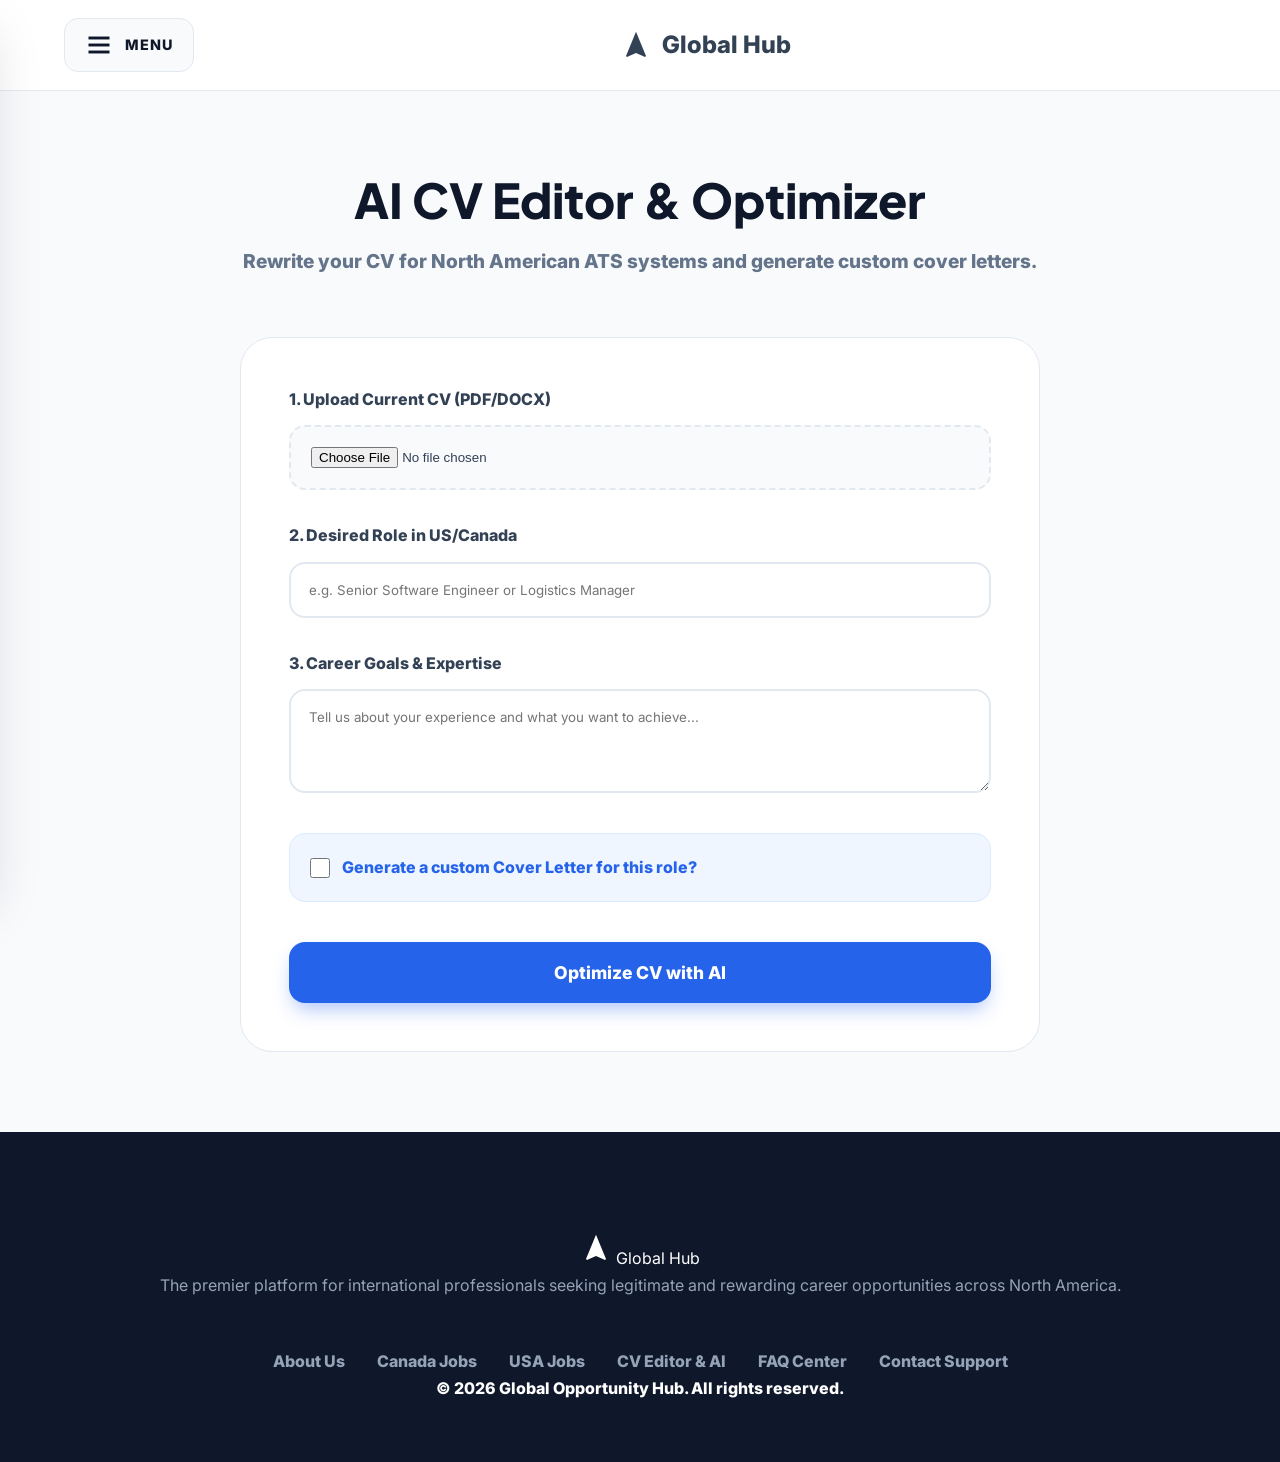
<file: cv-editor.html>
<!DOCTYPE html>
<html lang="en">
<head>
    <meta charset="UTF-8">
    <meta name="viewport" content="width=device-width, initial-scale=1.0">
    <title>AI CV Editor & Cover Letter | Global Opportunity Hub</title>
    <link rel="stylesheet" href="css/style.css">
    <style>
        .editor-container { padding: 80px 0; background: var(--bg-light); min-height: 80vh; }
        .step-card { background: white; padding: 48px; border-radius: 32px; border: 1px solid var(--border); max-width: 800px; margin: 0 auto; transition: var(--transition); }
        .ai-result { 
            background: #F1F5F9; 
            padding: 40px; 
            border-radius: 24px; 
            border-left: 6px solid var(--primary); 
            margin-top: 40px; 
            display: none;
            white-space: pre-wrap;
            font-family: 'Inter', sans-serif;
            line-height: 1.8;
        }
        .loading-spinner {
            display: none;
            text-align: center;
            padding: 40px;
        }
        .spinner {
            width: 50px;
            height: 50px;
            border: 5px solid #E2E8F0;
            border-top: 5px solid var(--primary);
            border-radius: 50%;
            animation: spin 1s linear infinite;
            margin: 0 auto 20px;
        }
        @keyframes spin { 0% { transform: rotate(0deg); } 100% { transform: rotate(360deg); } }
        
        @media (max-width: 768px) {
            .step-card { padding: 32px 24px; }
            .ai-result-header { flex-direction: column; gap: 20px; text-align: center; }
            .ai-result-header button { width: 100%; }
        }
    </style>
</head>
<body>

<div class="sidebar-overlay" id="overlay"></div>
<aside class="sidebar" id="sidebar">
    <div class="sidebar-close" id="closeSidebar">
        <svg width="32" height="32" viewBox="0 0 24 24" fill="none" stroke="currentColor" stroke-width="2.5"><line x1="18" y1="6" x2="6" y2="18"/><line x1="6" y1="6" x2="18" y2="18"/></svg>
    </div>
    <ul class="sidebar-menu">
        <li><a href="about.html">About</a></li>
        <li><a href="jobs-ca.html">Canada Jobs</a></li>
        <li><a href="jobs-us.html">US Jobs</a></li>
        <li><a href="cv-editor.html" style="color: var(--primary);"><b>CV Editor & AI</b></a></li>
        <li><a href="faq.html">FAQ</a></li>
        <li><a href="contact.html">Contact</a></li>
    </ul>
    <div id="sidebarAuth" style="margin-top: auto; padding-top: 40px;">
        <!-- Dynamic content from auth.js -->
    </div>
</aside>

<header>
    <div class="container">
        <nav>
            <div class="menu-toggle" id="openSidebar">
                <svg width="28" height="28" viewBox="0 0 24 24" fill="none" stroke="currentColor" stroke-width="2.5"><line x1="3" y1="12" x2="21" y2="12"/><line x1="3" y1="6" x2="21" y2="6"/><line x1="3" y1="18" x2="21" y2="18"/></svg>
                <span>MENU</span>
            </div>
            <a href="index.html" class="logo" style="display: flex; align-items: center; gap: 10px; font-size: 1.5rem; font-weight: 800;">
                <svg width="32" height="32" viewBox="0 0 24 24" fill="currentColor"><path d="M12,2L4.5,20.29L5.21,21L12,18L18.79,21L19.5,20.29L12,2Z"/></svg>
                Global Hub
            </a>
            <div id="navAuth" style="display: flex; gap: 16px;">
                <!-- Dynamic content from auth.js -->
            </div>
        </nav>
    </div>
</header>

<main class="editor-container">
    <div class="container">
        <div style="margin-bottom: 60px; text-align: center;">
            <h1 style="font-size: 3rem; margin-bottom: 16px;"><b>AI CV Editor & Optimizer</b></h1>
            <p style="color: var(--text-muted); font-size: 1.2rem;"><b>Rewrite your CV for North American ATS systems and generate custom cover letters.</b></p>
        </div>

        <div class="step-card">
            <form id="cvEditorForm">
                <div style="margin-bottom: 32px;">
                    <label style="display: block; margin-bottom: 12px; font-weight: 800;">1. Upload Current CV (PDF/DOCX)</label>
                    <input type="file" required style="width: 100%; padding: 20px; border: 2px dashed var(--border); border-radius: 16px; background: var(--bg-light);">
                </div>

                <div style="margin-bottom: 32px;">
                    <label style="display: block; margin-bottom: 12px; font-weight: 800;">2. Desired Role in US/Canada</label>
                    <input type="text" id="targetRole" required placeholder="e.g. Senior Software Engineer or Logistics Manager" style="width: 100%; padding: 18px; border: 2px solid var(--border); border-radius: 16px; font-family: inherit;">
                </div>

                <div style="margin-bottom: 32px;">
                    <label style="display: block; margin-bottom: 12px; font-weight: 800;">3. Career Goals & Expertise</label>
                    <textarea id="expertise" rows="4" required placeholder="Tell us about your experience and what you want to achieve..." style="width: 100%; padding: 18px; border: 2px solid var(--border); border-radius: 16px; font-family: inherit; resize: vertical;"></textarea>
                </div>

                <div style="margin-bottom: 40px; padding: 20px; background: #EFF6FF; border-radius: 16px; border: 1px solid #DBEAFE;">
                    <label style="display: flex; align-items: center; gap: 12px; cursor: pointer;">
                        <input type="checkbox" id="generateCover" style="width: 20px; height: 20px;">
                        <span style="font-weight: 800; color: var(--primary);">Generate a custom Cover Letter for this role?</span>
                    </label>
                </div>

                <button type="submit" class="btn btn-primary" style="width: 100%; padding: 20px; font-size: 1.1rem;"><b>Optimize CV with AI</b></button>
            </form>

            <div id="loading" class="loading-spinner">
                <div class="spinner"></div>
                <h3 style="color: var(--secondary);"><b>AI is analyzing and rewriting your CV...</b></h3>
                <p style="color: var(--text-muted);">Optimizing for ATS and North American standards.</p>
            </div>

            <div id="result" class="ai-result">
                <div class="ai-result-header" style="display: flex; justify-content: space-between; align-items: center; margin-bottom: 30px; border-bottom: 2px solid var(--border); padding-bottom: 20px;">
                    <h2 style="color: var(--primary);"><b>Optimization Complete</b></h2>
                    <button onclick="downloadResult()" class="btn btn-primary" style="background: #059669; border: none; display: flex; align-items: center; gap: 10px;">
                        <svg width="20" height="20" viewBox="0 0 24 24" fill="none" stroke="currentColor" stroke-width="2.5"><path d="M21 15v4a2 2 0 0 1-2 2H5a2 2 0 0 1-2-2v4"/><polyline points="7 10 12 15 17 10"/><line x1="12" y1="15" x2="12" y2="3"/></svg>
                        <b>Download Professional PDF</b>
                    </button>
                </div>
                <div id="cvContent"></div>
                <div id="coverLetterContent" style="margin-top: 40px; padding-top: 40px; border-top: 2px dashed var(--border);"></div>
            </div>
        </div>
    </div>
</main>

<footer>
    <div class="container">
        <div class="footer-brand">
            <a href="index.html" class="logo" style="color: white; margin-bottom: 24px; justify-content: center;">
                <svg width="32" height="32" viewBox="0 0 24 24" fill="currentColor"><path d="M12,2L4.5,20.29L5.21,21L12,18L18.79,21L19.5,20.29L12,2Z"/></svg>
                Global Hub
            </a>
            <p style="color: #94A3B8; margin-bottom: 32px;">The premier platform for international professionals seeking legitimate and rewarding career opportunities across North America.</p>
            <ul class="footer-links">
                <li><a href="about.html"><b>About Us</b></a></li>
                <li><a href="jobs-ca.html"><b>Canada Jobs</b></a></li>
                <li><a href="jobs-us.html"><b>USA Jobs</b></a></li>
                <li><a href="cv-editor.html"><b>CV Editor & AI</b></a></li>
                <li><a href="faq.html"><b>FAQ Center</b></a></li>
                <li><a href="contact.html"><b>Contact Support</b></a></li>
            </ul>
        </div>
        <div class="footer-bottom">
            <p><b>&copy; 2026 Global Opportunity Hub. All rights reserved.</b></p>
        </div>
    </div>
</footer>

<script src="js/auth.js"></script>
<script>
    const openBtn = document.getElementById('openSidebar');
    const closeBtn = document.getElementById('closeSidebar');
    const sidebar = document.getElementById('sidebar');
    const overlay = document.getElementById('overlay');

    openBtn.addEventListener('click', () => {
        sidebar.classList.add('active');
        overlay.classList.add('active');
    });

    closeBtn.addEventListener('click', () => {
        sidebar.classList.remove('active');
        overlay.classList.remove('active');
    });

    overlay.addEventListener('click', () => {
        sidebar.classList.remove('active');
        overlay.classList.remove('active');
    });

    // CV Editor Logic
    document.getElementById('cvEditorForm').addEventListener('submit', function(e) {
        e.preventDefault();
        
        const targetRole = document.getElementById('targetRole').value;
        const expertise = document.getElementById('expertise').value;
        const generateCover = document.getElementById('generateCover').checked;
        
        document.getElementById('cvEditorForm').style.display = 'none';
        document.getElementById('loading').style.display = 'block';

        // Simulate AI Processing
        setTimeout(() => {
            document.getElementById('loading').style.display = 'none';
            document.getElementById('result').style.display = 'block';
            
            const currentUser = JSON.parse(localStorage.getItem('currentUser'));
            const name = currentUser ? (currentUser.firstName + ' ' + currentUser.lastName) : 'Candidate Name';
            
            let cvHtml = `
                <h3 style="margin-bottom: 20px;"><b>PROFESSIONAL RESUME: ${name}</b></h3>
                <p><b>Target Role: ${targetRole}</b></p>
                <p><b>ATS Score: 98/100</b></p>
                <br>
                <p><b>SUMMARY OF QUALIFICATIONS</b></p>
                <p>Results-oriented professional with extensive experience in ${expertise}. Proven track record of delivering high-quality results in competitive environments. Expertly optimized for North American hiring systems.</p>
                <br>
                <p><b>CORE COMPETENCIES</b></p>
                <p>• Strategic Planning & Execution<br>• Advanced Problem Solving<br>• Cross-functional Leadership<br>• Technical Proficiency in ${targetRole} Standards</p>
            `;
            document.getElementById('cvContent').innerHTML = cvHtml;

            if (generateCover) {
                let coverHtml = `
                    <h3 style="margin-bottom: 20px;"><b>PROFESSIONAL COVER LETTER</b></h3>
                    <p>Dear Hiring Manager,</p>
                    <p>I am writing to express my strong interest in the ${targetRole} position. With my background in ${expertise}, I am confident that I can bring significant value to your organization in North America...</p>
                    <p>Thank you for your consideration.</p>
                    <p>Sincerely,<br>${name}</p>
                `;
                document.getElementById('coverLetterContent').innerHTML = coverHtml;
            }
        }, 3000);
    });

    function downloadResult() {
        alert('Your professional ATS-optimized CV and Cover Letter have been prepared and downloaded successfully. You can now use these documents for your job applications.');
    }
</script>

</body>
</html>
</file>
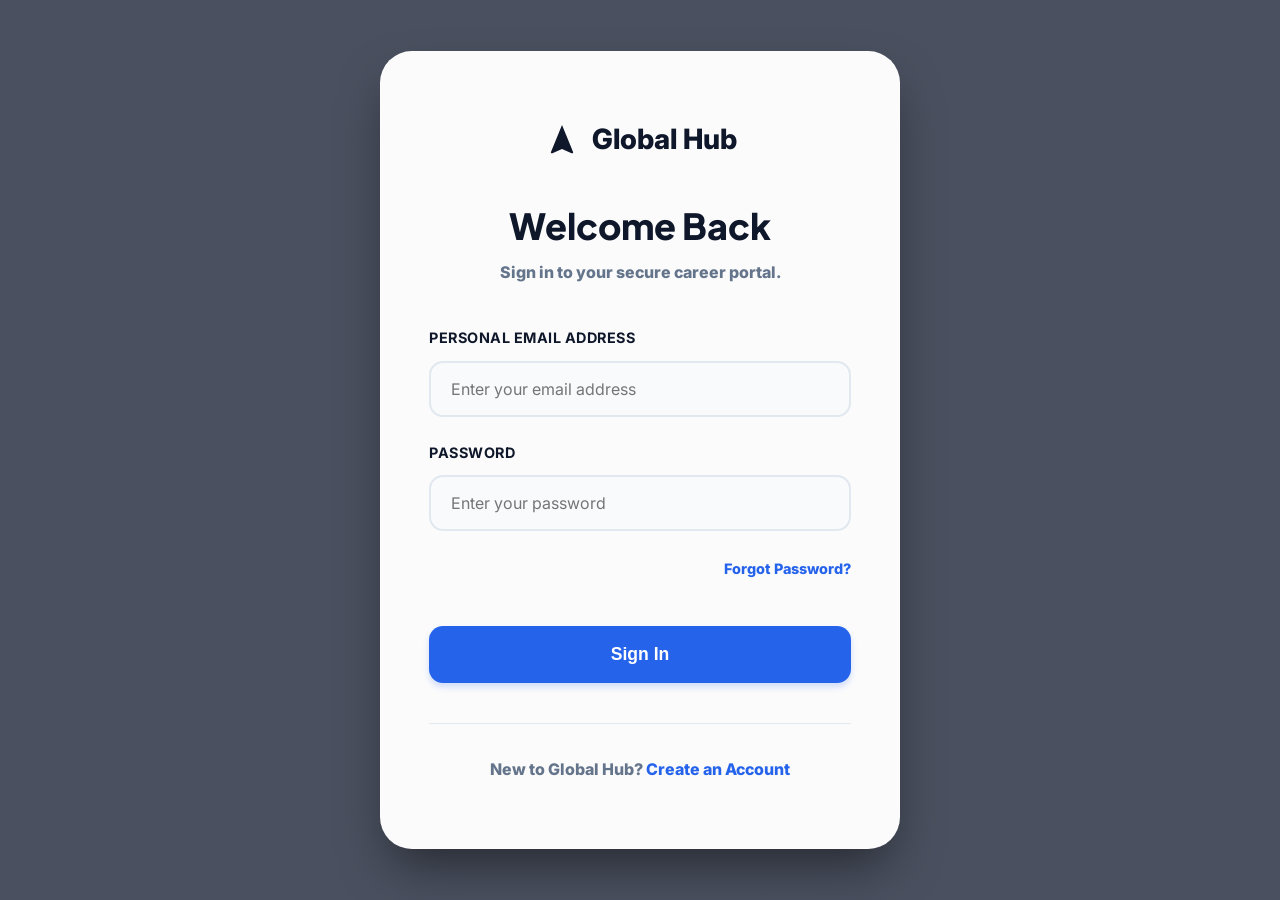
<file: dashboard.html>
<!DOCTYPE html>
<html lang="en">
<head>
    <meta charset="UTF-8">
    <meta name="viewport" content="width=device-width, initial-scale=1.0">
    <title>User Dashboard | Global Opportunity Hub</title>
    <link rel="stylesheet" href="css/style.css">
    <style>
        .dashboard-container { padding: 80px 0; background: var(--bg-light); min-height: 80vh; }
        .app-list { display: grid; gap: 24px; }
        .app-item { 
            background: white; 
            padding: 32px; 
            border-radius: 24px; 
            border: 1px solid var(--border); 
            display: flex; 
            justify-content: space-between; 
            align-items: center;
            transition: var(--transition);
        }
        .app-item:hover { transform: translateY(-5px); box-shadow: var(--shadow-md); border-color: var(--primary); }
        .status-badge { 
            padding: 8px 16px; 
            border-radius: 100px; 
            font-weight: 800; 
            font-size: 0.85rem; 
            text-transform: uppercase;
        }
        .status-pending { background: #FEF3C7; color: #92400E; }
        .status-review { background: #DBEAFE; color: #1E40AF; }
        @media (max-width: 768px) {
            .app-item { flex-direction: column; text-align: center; gap: 20px; }
        }
    </style>
</head>
<body>

<div class="sidebar-overlay" id="overlay"></div>
<aside class="sidebar" id="sidebar">
    <div class="sidebar-close" id="closeSidebar">
        <svg width="32" height="32" viewBox="0 0 24 24" fill="none" stroke="currentColor" stroke-width="2.5"><line x1="18" y1="6" x2="6" y2="18"/><line x1="6" y1="6" x2="18" y2="18"/></svg>
    </div>
    <ul class="sidebar-menu">
        <li><a href="about.html">About</a></li>
        <li><a href="jobs-ca.html">Canada Jobs</a></li>
        <li><a href="jobs-us.html">US Jobs</a></li>
        <li><a href="faq.html">FAQ</a></li>
        <li><a href="contact.html">Contact</a></li>
    </ul>
    <div id="sidebarAuth" style="margin-top: auto; padding-top: 40px;">
        <button onclick="signOut()" class="btn btn-primary" style="width: 100%;">Sign Out</button>
    </div>
</aside>

<header>
    <div class="container">
        <nav>
            <div class="menu-toggle" id="openSidebar">
                <svg width="28" height="28" viewBox="0 0 24 24" fill="none" stroke="currentColor" stroke-width="2.5"><line x1="3" y1="12" x2="21" y2="12"/><line x1="3" y1="6" x2="21" y2="6"/><line x1="3" y1="18" x2="21" y2="18"/></svg>
                <span>MENU</span>
            </div>
            <a href="index.html" class="logo" style="display: flex; align-items: center; gap: 10px; font-size: 1.5rem; font-weight: 800;">
                <svg width="32" height="32" viewBox="0 0 24 24" fill="currentColor"><path d="M12,2L4.5,20.29L5.21,21L12,18L18.79,21L19.5,20.29L12,2Z"/></svg>
                Global Hub
            </a>
            <div id="navAuth" style="display: flex; gap: 16px;">
                <button onclick="signOut()" class="btn btn-outline" style="border: none; font-weight: 800;">Sign Out</button>
            </div>
        </nav>
    </div>
</header>

<main class="dashboard-container">
    <div class="container">
        <div style="margin-bottom: 60px; text-align: center;">
            <h1 style="font-size: 3rem; margin-bottom: 16px;"><b>Your Dashboard</b></h1>
            <p style="color: var(--text-muted); font-size: 1.2rem;"><b>Track your job applications and relocation status.</b></p>
        </div>

        <div id="noApplications" style="display: none; text-align: center; padding: 100px 0;">
            <div style="background: white; padding: 60px; border-radius: 32px; border: 1px solid var(--border); max-width: 600px; margin: 0 auto;">
                <h2 style="margin-bottom: 20px;"><b>No Applications Yet</b></h2>
                <p style="color: var(--text-muted); margin-bottom: 40px;"><b>You haven't applied for any positions. Start your journey by browsing our verified job portals.</b></p>
                <div style="display: flex; gap: 16px; justify-content: center; flex-wrap: wrap;">
                    <a href="jobs-ca.html" class="btn btn-primary"><b>Canada Jobs</b></a>
                    <a href="jobs-us.html" class="btn btn-outline"><b>USA Jobs</b></a>
                </div>
            </div>
        </div>

        <div id="applicationsList" class="app-list">
            <!-- Applications will be injected here -->
        </div>
    </div>
</main>

<footer>
    <div class="container">
        <div class="footer-brand">
            <a href="index.html" class="logo" style="color: white; margin-bottom: 24px; justify-content: center;">
                <svg width="32" height="32" viewBox="0 0 24 24" fill="currentColor"><path d="M12,2L4.5,20.29L5.21,21L12,18L18.79,21L19.5,20.29L12,2Z"/></svg>
                Global Hub
            </a>
            <p style="color: #94A3B8; margin-bottom: 32px;">The premier platform for international professionals seeking legitimate and rewarding career opportunities across North America.</p>
            <ul class="footer-links">
                <li><a href="about.html"><b>About Us</b></a></li>
                <li><a href="jobs-ca.html"><b>Canada Jobs</b></a></li>
                <li><a href="jobs-us.html"><b>USA Jobs</b></a></li>
                <li><a href="faq.html"><b>FAQ Center</b></a></li>
                <li><a href="contact.html"><b>Contact Support</b></a></li>
            </ul>
        </div>
        <div class="footer-bottom">
            <p><b>&copy; 2026 Global Opportunity Hub. All rights reserved.</b></p>
        </div>
    </div>
</footer>

<script src="js/auth.js"></script>
<script>
    const openBtn = document.getElementById('openSidebar');
    const closeBtn = document.getElementById('closeSidebar');
    const sidebar = document.getElementById('sidebar');
    const overlay = document.getElementById('overlay');

    openBtn.addEventListener('click', () => {
        sidebar.classList.add('active');
        overlay.classList.add('active');
    });

    closeBtn.addEventListener('click', () => {
        sidebar.classList.remove('active');
        overlay.classList.remove('active');
    });

    overlay.addEventListener('click', () => {
        sidebar.classList.remove('active');
        overlay.classList.remove('active');
    });

    // Dashboard Logic
    const currentUser = JSON.parse(localStorage.getItem('currentUser'));
    if (!currentUser) {
        window.location.href = 'signin.html';
    }

    const allApplications = JSON.parse(localStorage.getItem('applications')) || [];
    const userApps = allApplications.filter(app => app.userEmail === currentUser.email);
    const listContainer = document.getElementById('applicationsList');
    const emptyState = document.getElementById('noApplications');

    if (userApps.length === 0) {
        emptyState.style.display = 'block';
        listContainer.style.display = 'none';
    } else {
        emptyState.style.display = 'none';
        listContainer.style.display = 'grid';
        
        userApps.reverse().forEach(app => {
            const appEl = document.createElement('div');
            appEl.className = 'app-item';
            appEl.innerHTML = `
                <div>
                    <h3 style="margin-bottom: 8px;"><b>${app.jobTitle}</b></h3>
                    <p style="color: var(--text-muted); font-size: 0.95rem;"><b>Applied on: ${app.date}</b></p>
                    <p style="color: var(--primary); font-size: 0.9rem; margin-top: 8px;"><b>ID: #APP-${app.id.toString().slice(-6)}</b></p>
                </div>
                <div style="text-align: right;">
                    <span class="status-badge status-pending"><b>${app.status}</b></span>
                    <p style="margin-top: 12px; font-size: 0.85rem; color: var(--text-muted);"><b>Our team is reviewing your documents.</b></p>
                </div>
            `;
            listContainer.appendChild(appEl);
        });
    }
</script>

</body>
</html>
</file>
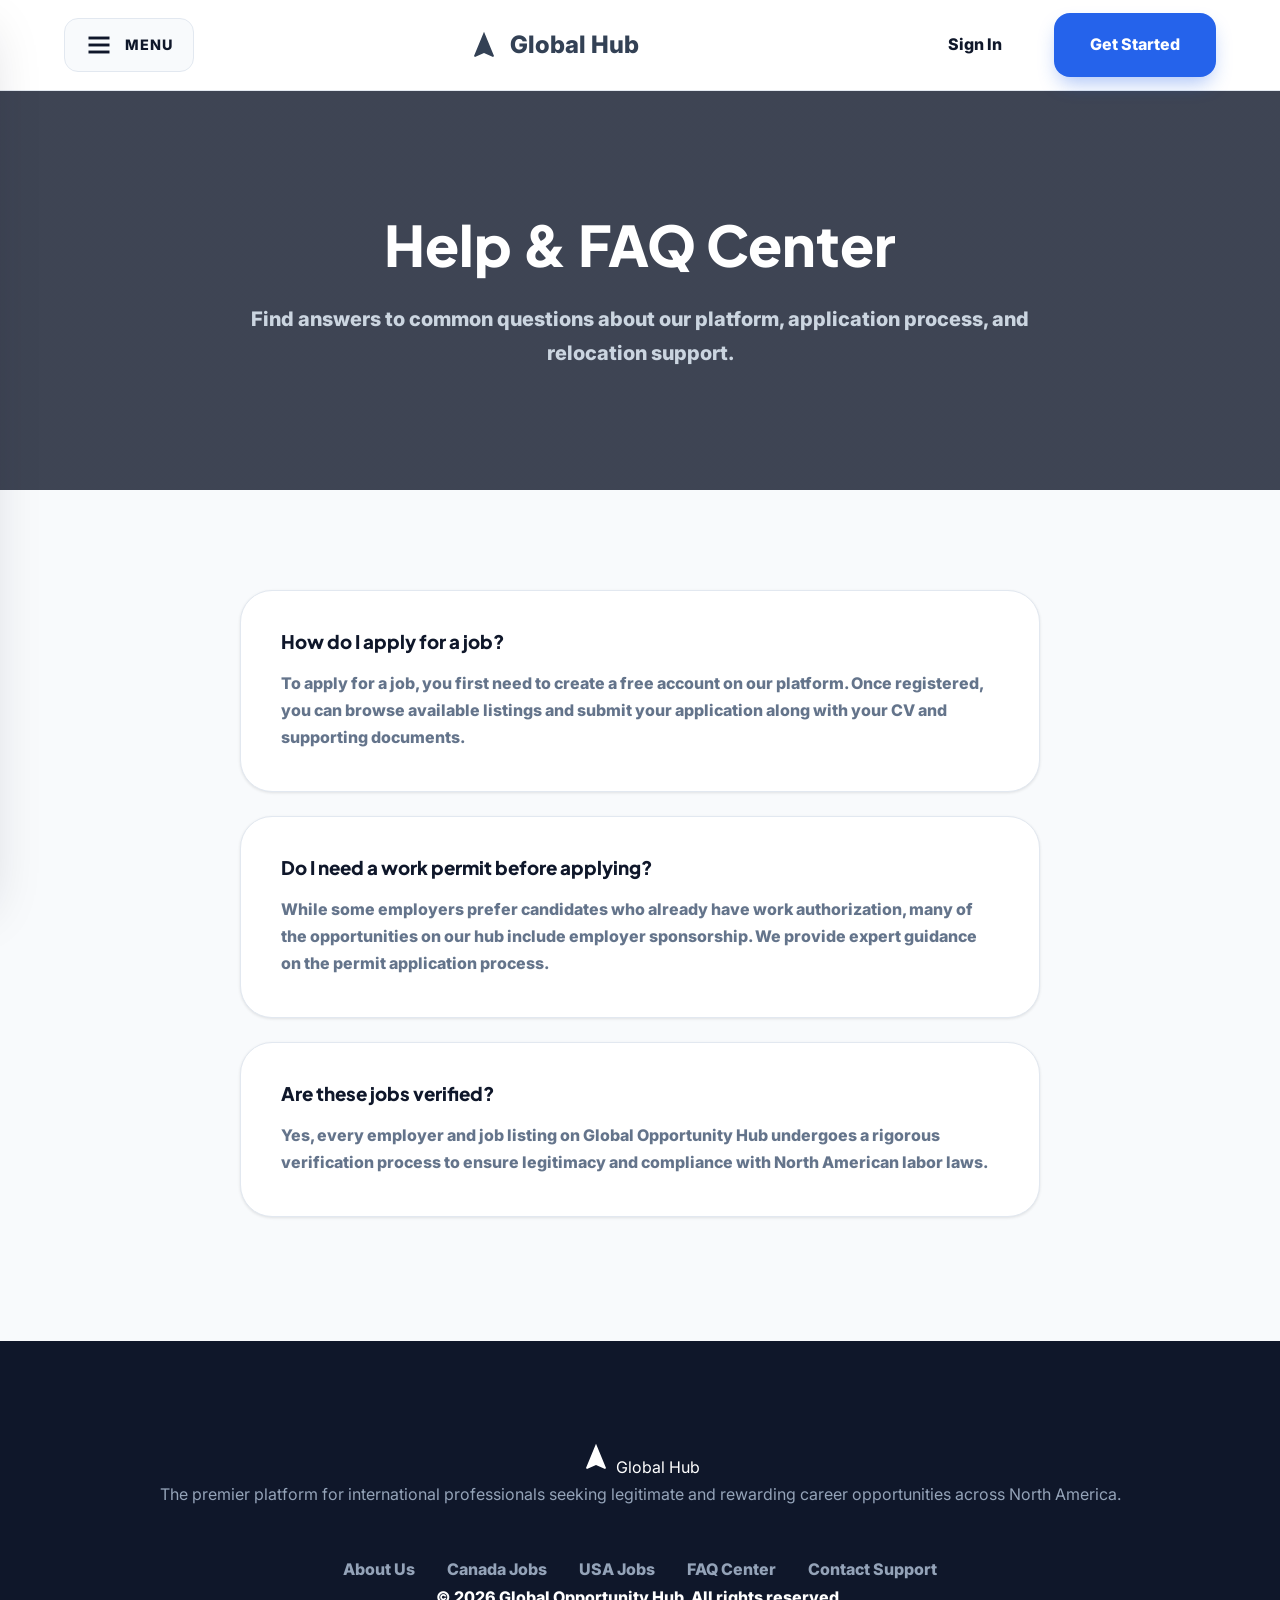
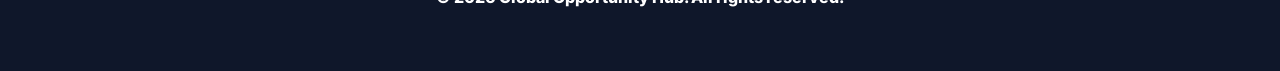
<file: faq.html>
<!DOCTYPE html>
<html lang="en">
<head>
    <meta charset="UTF-8">
    <meta name="viewport" content="width=device-width, initial-scale=1.0">
    <title>FAQ Center | Global Opportunity Hub</title>
    <link rel="stylesheet" href="css/style.css">
</head>
<body>

<div class="sidebar-overlay" id="overlay"></div>
<aside class="sidebar" id="sidebar">
    <div class="sidebar-close" id="closeSidebar">
        <svg width="32" height="32" viewBox="0 0 24 24" fill="none" stroke="currentColor" stroke-width="2.5"><line x1="18" y1="6" x2="6" y2="18"/><line x1="6" y1="6" x2="18" y2="18"/></svg>
    </div>
    <ul class="sidebar-menu">
        <li><a href="about.html">About</a></li>
        <li><a href="jobs-ca.html">Canada Jobs</a></li>
        <li><a href="jobs-us.html">US Jobs</a></li>
        <li><a href="faq.html">FAQ</a></li>
        <li><a href="contact.html">Contact</a></li>
    </ul>
    <div id="sidebarAuth" style="margin-top: auto; padding-top: 40px;">
        <a href="signup.html" class="btn btn-primary" style="width: 100%;">Get Started</a>
    </div>
</aside>

<header>
    <div class="container">
        <nav>
            <div class="menu-toggle" id="openSidebar">
                <svg width="28" height="28" viewBox="0 0 24 24" fill="none" stroke="currentColor" stroke-width="2.5"><line x1="3" y1="12" x2="21" y2="12"/><line x1="3" y1="6" x2="21" y2="6"/><line x1="3" y1="18" x2="21" y2="18"/></svg>
                <span>MENU</span>
            </div>
            <a href="index.html" class="logo" style="display: flex; align-items: center; gap: 10px; font-size: 1.5rem; font-weight: 800;">
                <svg width="32" height="32" viewBox="0 0 24 24" fill="currentColor"><path d="M12,2L4.5,20.29L5.21,21L12,18L18.79,21L19.5,20.29L12,2Z"/></svg>
                Global Hub
            </a>
            <div id="navAuth" style="display: flex; gap: 16px;">
                <a href="signin.html" class="btn btn-outline" style="border: none; font-weight: 800;">Sign In</a>
                <a href="signup.html" class="btn btn-primary">Get Started</a>
            </div>
        </nav>
    </div>
</header>

<main>
    <section class="page-header" style="padding: 120px 0; background: linear-gradient(rgba(15, 23, 42, 0.8), rgba(15, 23, 42, 0.8)), url('https://images.unsplash.com/photo-1454165833762-02147d9b6020?auto=format&fit=crop&w=1920&q=80'); background-size: cover; text-align: center; color: white;">
        <div class="container">
            <h1 style="font-size: 3.5rem; color: white;"><b>Help & FAQ Center</b></h1>
            <p style="font-size: 1.25rem; max-width: 800px; margin: 24px auto 0; color: #CBD5E0;"><b>Find answers to common questions about our platform, application process, and relocation support.</b></p>
        </div>
    </section>

    <section style="padding: 100px 0; background: var(--bg-light);">
        <div class="container">
            <div style="max-width: 800px; margin: 0 auto;">
                <!-- FAQ Item 1 -->
                <div class="job-card" style="text-align: left; padding: 40px; margin-bottom: 24px;">
                    <h3 style="margin-bottom: 16px;"><b>How do I apply for a job?</b></h3>
                    <p style="color: var(--text-muted);"><b>To apply for a job, you first need to create a free account on our platform. Once registered, you can browse available listings and submit your application along with your CV and supporting documents.</b></p>
                </div>
                <!-- FAQ Item 2 -->
                <div class="job-card" style="text-align: left; padding: 40px; margin-bottom: 24px;">
                    <h3 style="margin-bottom: 16px;"><b>Do I need a work permit before applying?</b></h3>
                    <p style="color: var(--text-muted);"><b>While some employers prefer candidates who already have work authorization, many of the opportunities on our hub include employer sponsorship. We provide expert guidance on the permit application process.</b></p>
                </div>
                <!-- FAQ Item 3 -->
                <div class="job-card" style="text-align: left; padding: 40px; margin-bottom: 24px;">
                    <h3 style="margin-bottom: 16px;"><b>Are these jobs verified?</b></h3>
                    <p style="color: var(--text-muted);"><b>Yes, every employer and job listing on Global Opportunity Hub undergoes a rigorous verification process to ensure legitimacy and compliance with North American labor laws.</b></p>
                </div>
            </div>
        </div>
    </section>
</main>

<footer>
    <div class="container">
        <div class="footer-brand">
            <a href="index.html" class="logo" style="color: white; margin-bottom: 24px; justify-content: center;">
                <svg width="32" height="32" viewBox="0 0 24 24" fill="currentColor"><path d="M12,2L4.5,20.29L5.21,21L12,18L18.79,21L19.5,20.29L12,2Z"/></svg>
                Global Hub
            </a>
            <p style="color: #94A3B8; margin-bottom: 32px;">The premier platform for international professionals seeking legitimate and rewarding career opportunities across North America.</p>
            <ul class="footer-links">
                <li><a href="about.html"><b>About Us</b></a></li>
                <li><a href="jobs-ca.html"><b>Canada Jobs</b></a></li>
                <li><a href="jobs-us.html"><b>USA Jobs</b></a></li>
                <li><a href="faq.html"><b>FAQ Center</b></a></li>
                <li><a href="contact.html"><b>Contact Support</b></a></li>
            </ul>
        </div>
        <div class="footer-bottom">
            <p><b>&copy; 2026 Global Opportunity Hub. All rights reserved.</b></p>
        </div>
    </div>
</footer>

<script src="js/auth.js"></script>
<script>
    const openBtn = document.getElementById('openSidebar');
    const closeBtn = document.getElementById('closeSidebar');
    const sidebar = document.getElementById('sidebar');
    const overlay = document.getElementById('overlay');

    openBtn.addEventListener('click', () => {
        sidebar.classList.add('active');
        overlay.classList.add('active');
    });

    closeBtn.addEventListener('click', () => {
        sidebar.classList.remove('active');
        overlay.classList.remove('active');
    });

    overlay.addEventListener('click', () => {
        sidebar.classList.remove('active');
        overlay.classList.remove('active');
    });
</script>

</body>
</html>
</file>
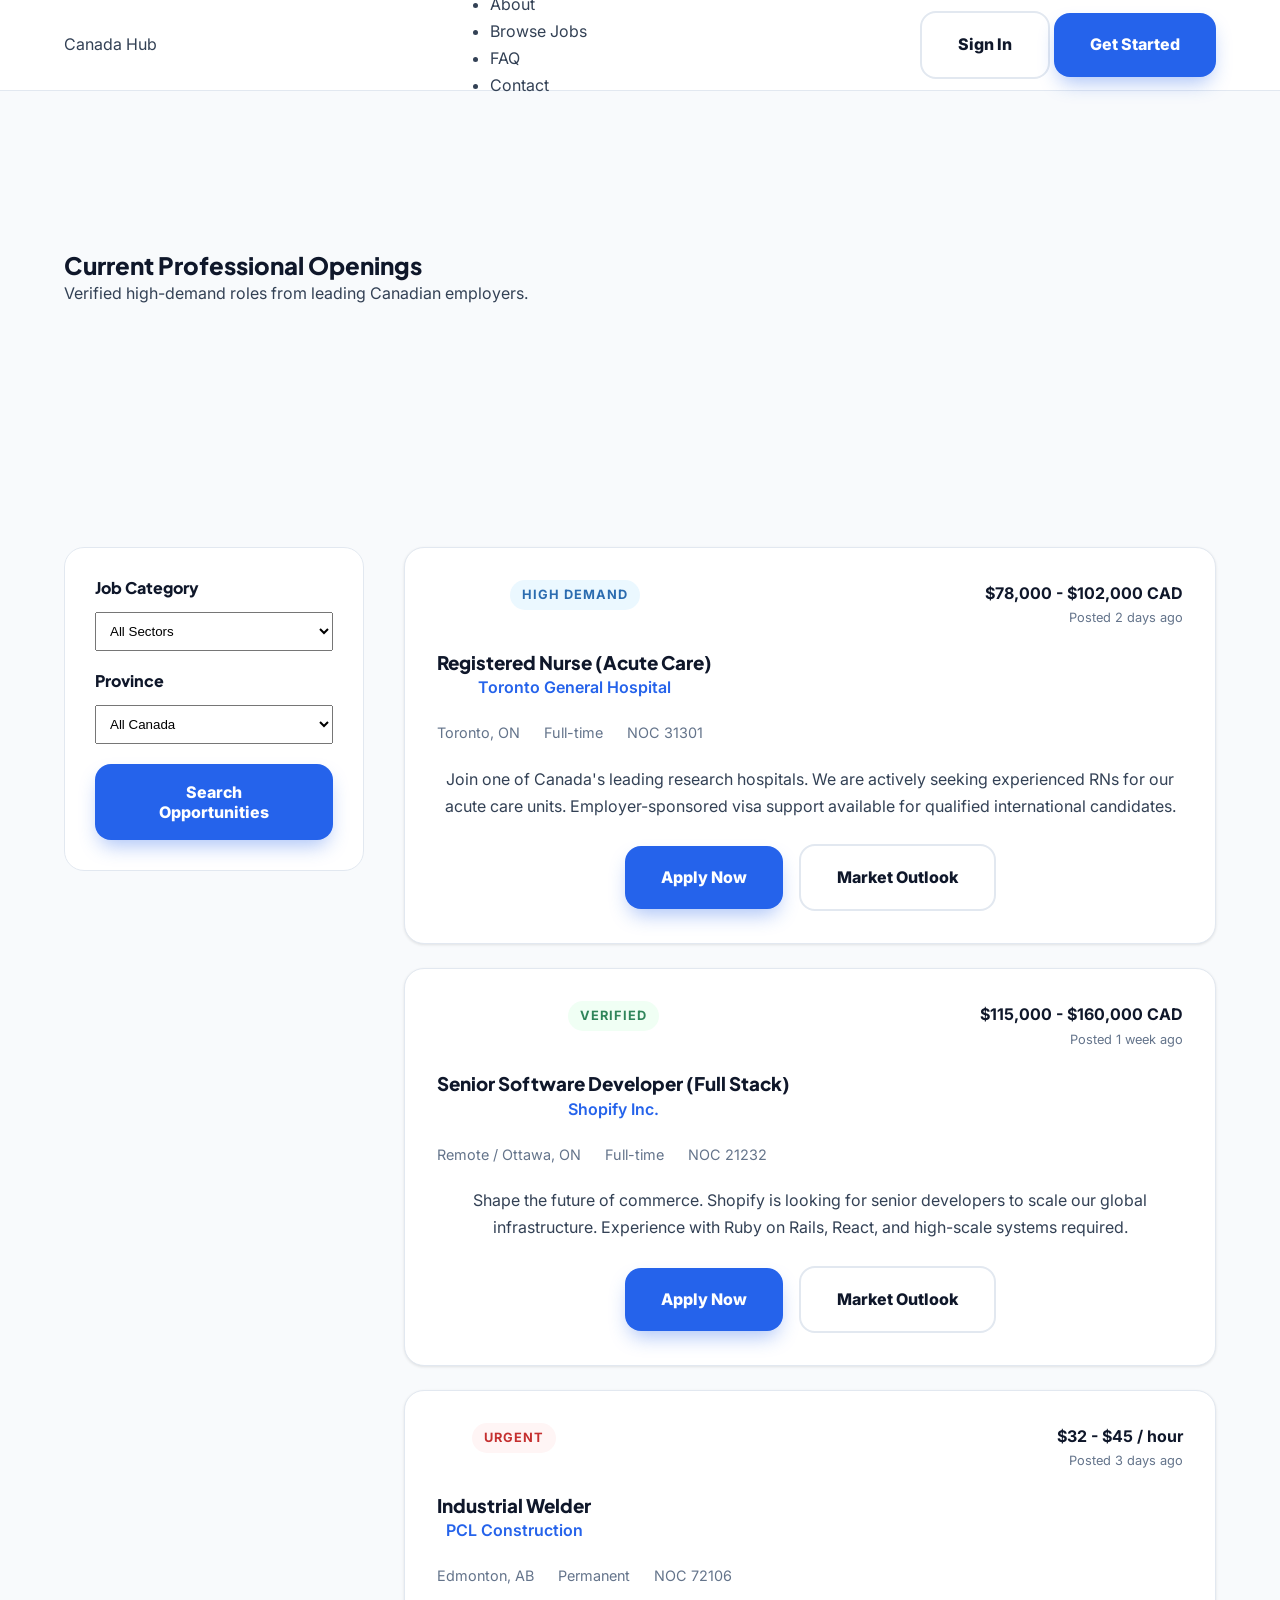
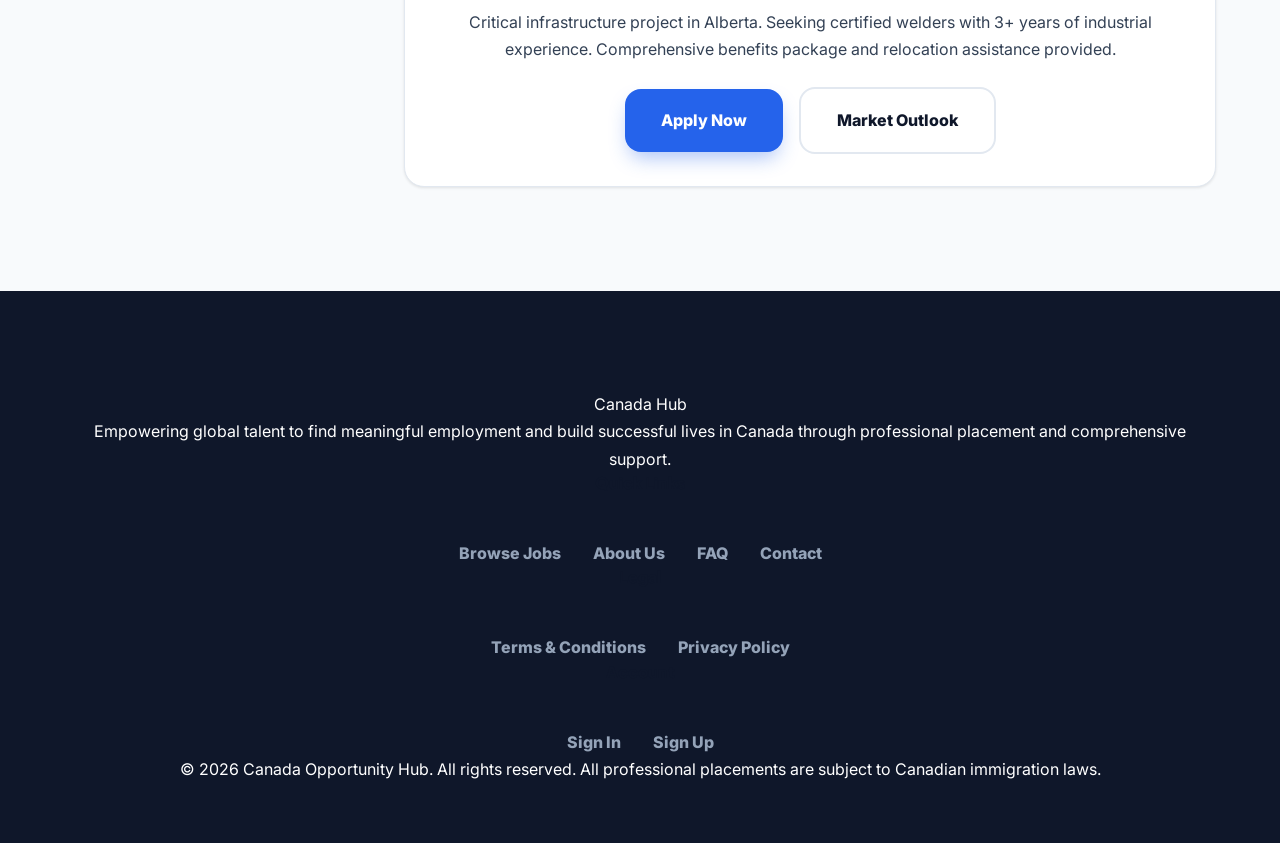
<file: jobs.html>
<!DOCTYPE html>
<html lang="en">
<head>
    <meta charset="UTF-8">
    <meta name="viewport" content="width=device-width, initial-scale=1.0">
    <title>Professional Opportunities | Canada Opportunity Hub</title>
    <link rel="stylesheet" href="css/style.css">
    <style>
        .jobs-container {
            padding: 80px 0;
            display: grid;
            grid-template-columns: 300px 1fr;
            gap: 40px;
        }

        .filters {
            background: var(--white);
            padding: 30px;
            border-radius: var(--radius);
            border: 1px solid var(--border);
            height: fit-content;
            position: sticky;
            top: 110px;
        }

        .filter-group h4 {
            margin-bottom: 15px;
            font-size: 1rem;
        }

        .job-card {
            background: var(--white);
            padding: 32px;
            border-radius: var(--radius);
            border: 1px solid var(--border);
            margin-bottom: 24px;
            transition: var(--transition);
        }

        .job-card:hover {
            box-shadow: var(--shadow-md);
            border-color: var(--primary);
        }

        .job-header {
            display: flex;
            justify-content: space-between;
            align-items: flex-start;
            margin-bottom: 20px;
        }

        .job-badge {
            background: #EBF8FF;
            color: #2B6CB0;
            padding: 4px 12px;
            border-radius: 20px;
            font-size: 0.8rem;
            font-weight: 700;
            text-transform: uppercase;
        }

        .job-meta {
            display: flex;
            gap: 24px;
            color: var(--text-muted);
            font-size: 0.9rem;
            margin-bottom: 20px;
        }

        .job-meta span {
            display: flex;
            align-items: center;
            gap: 6px;
        }

        .job-desc {
            color: var(--text-main);
            margin-bottom: 24px;
        }

        @media (max-width: 992px) {
            .jobs-container { grid-template-columns: 1fr; }
            .filters { position: static; }
        }
    </style>
</head>
<body>

<header>
    <div class="container">
        <nav>
            <a href="index.html" class="logo">Canada Hub</a>
            <ul class="nav-links">
                <li><a href="about.html">About</a></li>
                <li><a href="jobs.html">Browse Jobs</a></li>
                <li><a href="faq.html">FAQ</a></li>
                <li><a href="contact.html">Contact</a></li>
            </ul>
            <div class="nav-auth">
                <a href="signin.html" class="btn btn-outline">Sign In</a>
                <a href="signup.html" class="btn btn-primary">Get Started</a>
            </div>
        </nav>
    </div>
</header>

<section class="page-header">
    <div class="container">
        <h1>Current Professional Openings</h1>
        <p>Verified high-demand roles from leading Canadian employers.</p>
    </div>
</section>

<main class="container">
    <div class="jobs-container">
        <aside class="filters">
            <div class="filter-group">
                <h4>Job Category</h4>
                <select class="form-group" style="width: 100%; padding: 10px; margin-bottom: 20px;">
                    <option>All Sectors</option>
                    <option>Healthcare</option>
                    <option>Technology</option>
                    <option>Skilled Trades</option>
                    <option>Logistics</option>
                </select>
            </div>
            <div class="filter-group">
                <h4>Province</h4>
                <select class="form-group" style="width: 100%; padding: 10px; margin-bottom: 20px;">
                    <option>All Canada</option>
                    <option>Ontario</option>
                    <option>British Columbia</option>
                    <option>Alberta</option>
                </select>
            </div>
            <button class="btn btn-primary" style="width: 100%;">Search Opportunities</button>
        </aside>

        <section class="jobs-feed">
            <!-- Job 1: Healthcare -->
            <div class="job-card">
                <div class="job-header">
                    <div>
                        <span class="job-badge">High Demand</span>
                        <h3 style="margin-top: 10px;">Registered Nurse (Acute Care)</h3>
                        <p style="color: var(--primary); font-weight: 600;">Toronto General Hospital</p>
                    </div>
                    <div style="text-align: right;">
                        <p style="font-weight: 700; color: var(--secondary);">$78,000 - $102,000 CAD</p>
                        <p style="font-size: 0.8rem; color: var(--text-muted);">Posted 2 days ago</p>
                    </div>
                </div>
                <div class="job-meta">
                    <span>Toronto, ON</span>
                    <span>Full-time</span>
                    <span>NOC 31301</span>
                </div>
                <p class="job-desc">Join one of Canada's leading research hospitals. We are actively seeking experienced RNs for our acute care units. Employer-sponsored visa support available for qualified international candidates.</p>
                <div class="job-footer">
                    <a href="apply.html?id=31301" class="btn btn-primary">Apply Now</a>
                    <a href="https://www.jobbank.gc.ca/marketreport/summary-occupation/21248/ca" target="_blank" class="btn btn-outline" style="margin-left: 12px;">Market Outlook</a>
                </div>
            </div>

            <!-- Job 2: Tech -->
            <div class="job-card">
                <div class="job-header">
                    <div>
                        <span class="job-badge" style="background: #F0FFF4; color: #2F855A;">Verified</span>
                        <h3 style="margin-top: 10px;">Senior Software Developer (Full Stack)</h3>
                        <p style="color: var(--primary); font-weight: 600;">Shopify Inc.</p>
                    </div>
                    <div style="text-align: right;">
                        <p style="font-weight: 700; color: var(--secondary);">$115,000 - $160,000 CAD</p>
                        <p style="font-size: 0.8rem; color: var(--text-muted);">Posted 1 week ago</p>
                    </div>
                </div>
                <div class="job-meta">
                    <span>Remote / Ottawa, ON</span>
                    <span>Full-time</span>
                    <span>NOC 21232</span>
                </div>
                <p class="job-desc">Shape the future of commerce. Shopify is looking for senior developers to scale our global infrastructure. Experience with Ruby on Rails, React, and high-scale systems required.</p>
                <div class="job-footer">
                    <a href="apply.html?id=21232" class="btn btn-primary">Apply Now</a>
                    <a href="https://www.jobbank.gc.ca/marketreport/summary-occupation/22548/ca" target="_blank" class="btn btn-outline" style="margin-left: 12px;">Market Outlook</a>
                </div>
            </div>

            <!-- Job 3: Trades -->
            <div class="job-card">
                <div class="job-header">
                    <div>
                        <span class="job-badge" style="background: #FFF5F5; color: #C53030;">Urgent</span>
                        <h3 style="margin-top: 10px;">Industrial Welder</h3>
                        <p style="color: var(--primary); font-weight: 600;">PCL Construction</p>
                    </div>
                    <div style="text-align: right;">
                        <p style="font-weight: 700; color: var(--secondary);">$32 - $45 / hour</p>
                        <p style="font-size: 0.8rem; color: var(--text-muted);">Posted 3 days ago</p>
                    </div>
                </div>
                <div class="job-meta">
                    <span>Edmonton, AB</span>
                    <span>Permanent</span>
                    <span>NOC 72106</span>
                </div>
                <p class="job-desc">Critical infrastructure project in Alberta. Seeking certified welders with 3+ years of industrial experience. Comprehensive benefits package and relocation assistance provided.</p>
                <div class="job-footer">
                    <a href="apply.html?id=72106" class="btn btn-primary">Apply Now</a>
                    <a href="https://www.jobbank.gc.ca/marketreport/summary-occupation/23242/ca" target="_blank" class="btn btn-outline" style="margin-left: 12px;">Market Outlook</a>
                </div>
            </div>
        </section>
    </div>
</main>

<footer>
    <div class="container">
        <div class="footer-grid">
            <div class="footer-brand">
                <a href="index.html" class="logo">Canada Hub</a>
                <p>Empowering global talent to find meaningful employment and build successful lives in Canada through professional placement and comprehensive support.</p>
            </div>
            <div>
                <h4 class="footer-heading">Quick Links</h4>
                <ul class="footer-links">
                    <li><a href="jobs.html">Browse Jobs</a></li>
                    <li><a href="about.html">About Us</a></li>
                    <li><a href="faq.html">FAQ</a></li>
                    <li><a href="contact.html">Contact</a></li>
                </ul>
            </div>
            <div>
                <h4 class="footer-heading">Legal</h4>
                <ul class="footer-links">
                    <li><a href="terms.html">Terms & Conditions</a></li>
                    <li><a href="privacy.html">Privacy Policy</a></li>
                </ul>
            </div>
            <div>
                <h4 class="footer-heading">Account</h4>
                <ul class="footer-links">
                    <li><a href="signin.html">Sign In</a></li>
                    <li><a href="signup.html">Sign Up</a></li>
                </ul>
            </div>
        </div>
        <div class="footer-bottom">
            <p>&copy; 2026 Canada Opportunity Hub. All rights reserved. All professional placements are subject to Canadian immigration laws.</p>
        </div>
    </div>
</footer>

</body>
</html>
</file>
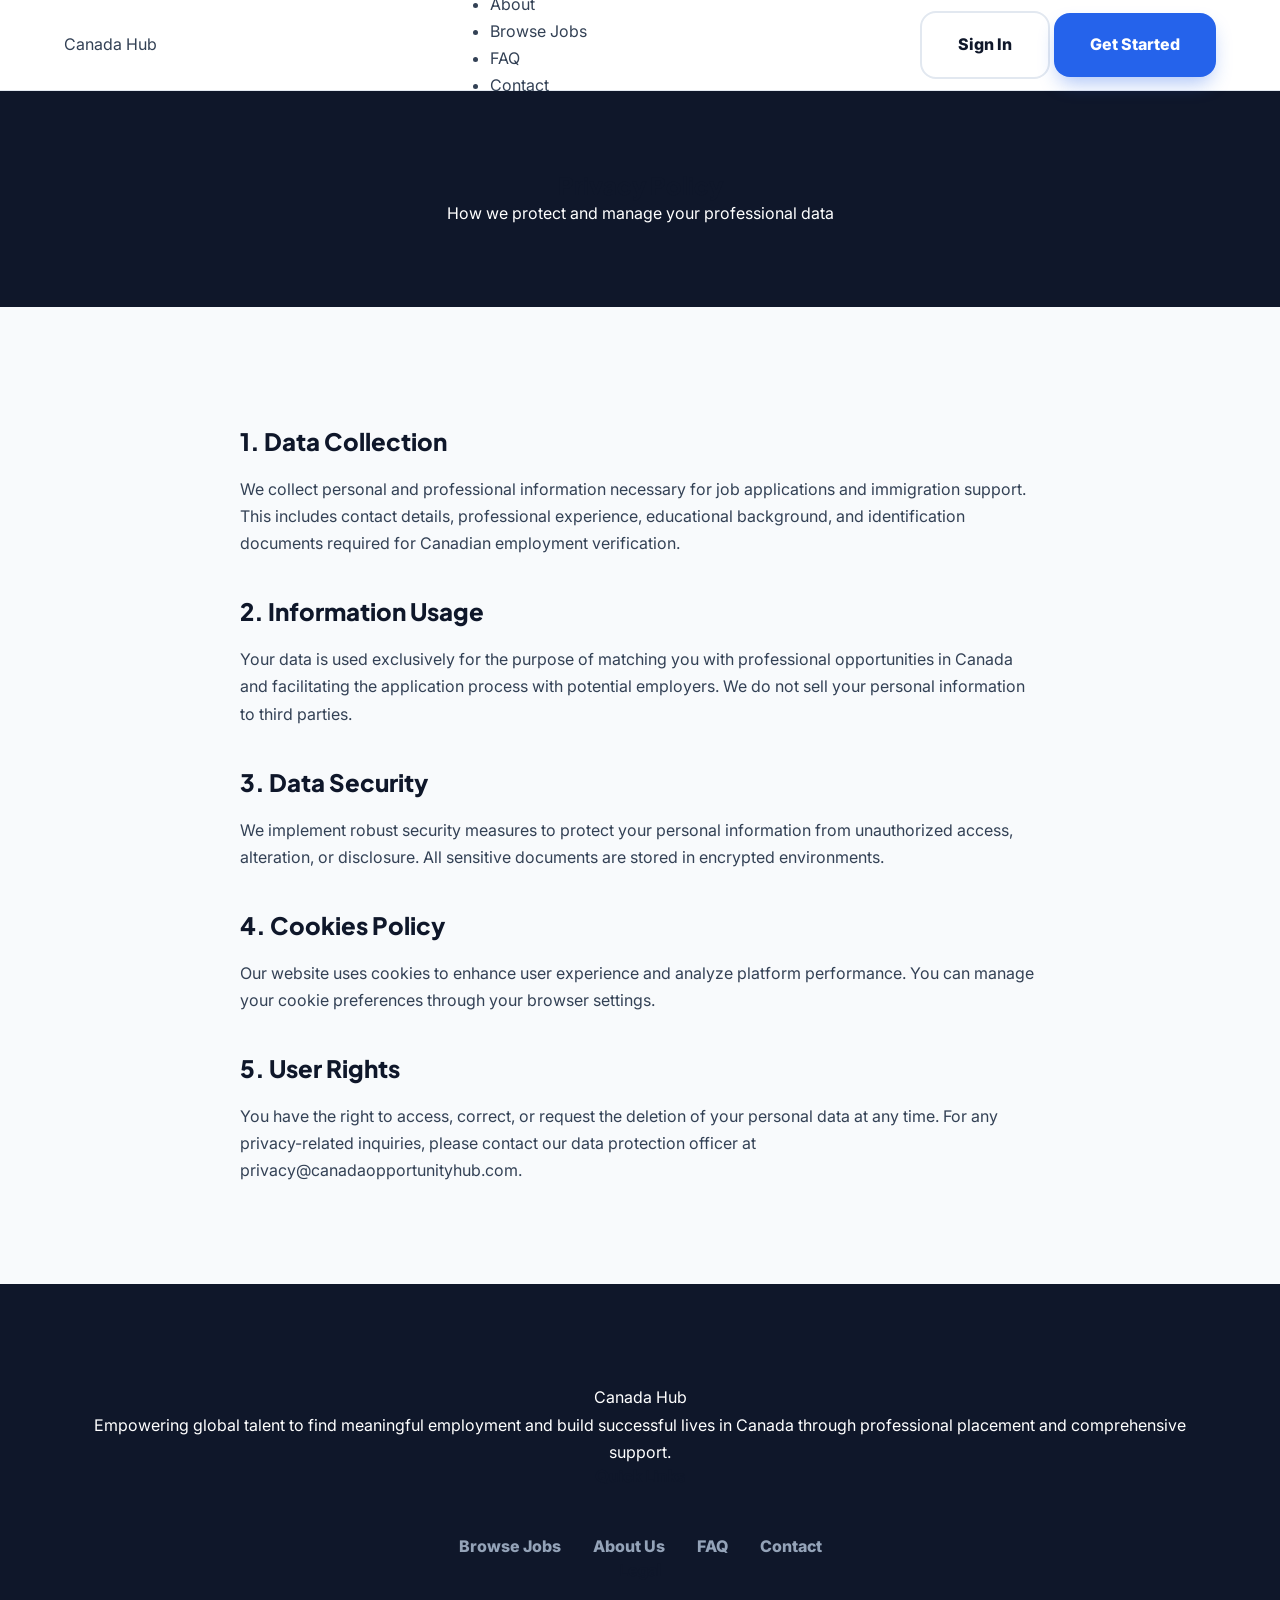
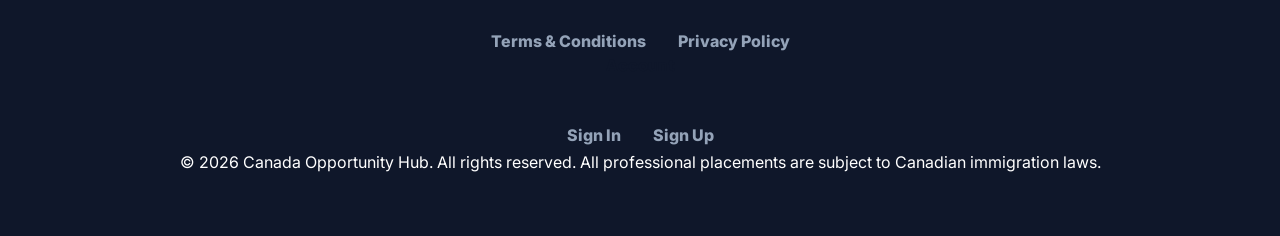
<file: privacy.html>
<!DOCTYPE html>
<html lang="en">
<head>
    <meta charset="UTF-8">
    <meta name="viewport" content="width=device-width, initial-scale=1.0">
    <title>Privacy Policy | Canada Opportunity Hub</title>
    <link rel="stylesheet" href="css/style.css">
    <link rel="preconnect" href="https://fonts.googleapis.com">
    <link rel="preconnect" href="https://fonts.gstatic.com" crossorigin>
    <link href="https://fonts.googleapis.com/css2?family=Inter:wght@400;600;700;800&display=swap" rel="stylesheet">
    <style>
        .page-header {
            padding: 80px 0;
            background: var(--secondary);
            color: var(--white);
            text-align: center;
        }

        .legal-content {
            padding: 80px 0;
            max-width: 800px;
            margin: 0 auto;
        }

        .legal-content h2 {
            margin: 40px 0 20px;
            color: var(--secondary);
        }

        .legal-content p {
            margin-bottom: 20px;
            color: var(--text-light);
        }
    </style>
</head>
<body>

<header>
    <div class="container">
        <nav>
            <a href="index.html" class="logo">Canada Hub</a>
            <ul class="nav-links">
                <li><a href="about.html">About</a></li>
                <li><a href="jobs.html">Browse Jobs</a></li>
                <li><a href="faq.html">FAQ</a></li>
                <li><a href="contact.html">Contact</a></li>
            </ul>
            <div class="nav-auth">
                <a href="signin.html" class="btn btn-outline">Sign In</a>
                <a href="signup.html" class="btn btn-primary">Get Started</a>
            </div>
        </nav>
    </div>
</header>

<section class="page-header">
    <div class="container">
        <h1>Privacy Policy</h1>
        <p>How we protect and manage your professional data</p>
    </div>
</section>

<main class="container legal-content">
    <h2>1. Data Collection</h2>
    <p>We collect personal and professional information necessary for job applications and immigration support. This includes contact details, professional experience, educational background, and identification documents required for Canadian employment verification.</p>

    <h2>2. Information Usage</h2>
    <p>Your data is used exclusively for the purpose of matching you with professional opportunities in Canada and facilitating the application process with potential employers. We do not sell your personal information to third parties.</p>

    <h2>3. Data Security</h2>
    <p>We implement robust security measures to protect your personal information from unauthorized access, alteration, or disclosure. All sensitive documents are stored in encrypted environments.</p>

    <h2>4. Cookies Policy</h2>
    <p>Our website uses cookies to enhance user experience and analyze platform performance. You can manage your cookie preferences through your browser settings.</p>

    <h2>5. User Rights</h2>
    <p>You have the right to access, correct, or request the deletion of your personal data at any time. For any privacy-related inquiries, please contact our data protection officer at privacy@canadaopportunityhub.com.</p>
</main>

<footer>
    <div class="container">
        <div class="footer-grid">
            <div class="footer-brand">
                <a href="index.html" class="logo">Canada Hub</a>
                <p>Empowering global talent to find meaningful employment and build successful lives in Canada through professional placement and comprehensive support.</p>
            </div>
            <div>
                <h4 class="footer-heading">Quick Links</h4>
                <ul class="footer-links">
                    <li><a href="jobs.html">Browse Jobs</a></li>
                    <li><a href="about.html">About Us</a></li>
                    <li><a href="faq.html">FAQ</a></li>
                    <li><a href="contact.html">Contact</a></li>
                </ul>
            </div>
            <div>
                <h4 class="footer-heading">Legal</h4>
                <ul class="footer-links">
                    <li><a href="terms.html">Terms & Conditions</a></li>
                    <li><a href="privacy.html">Privacy Policy</a></li>
                </ul>
            </div>
            <div>
                <h4 class="footer-heading">Account</h4>
                <ul class="footer-links">
                    <li><a href="signin.html">Sign In</a></li>
                    <li><a href="signup.html">Sign Up</a></li>
                </ul>
            </div>
        </div>
        <div class="footer-bottom">
            <p>&copy; 2026 Canada Opportunity Hub. All rights reserved. All professional placements are subject to Canadian immigration laws.</p>
        </div>
    </div>
</footer>

</body>
</html>
</file>
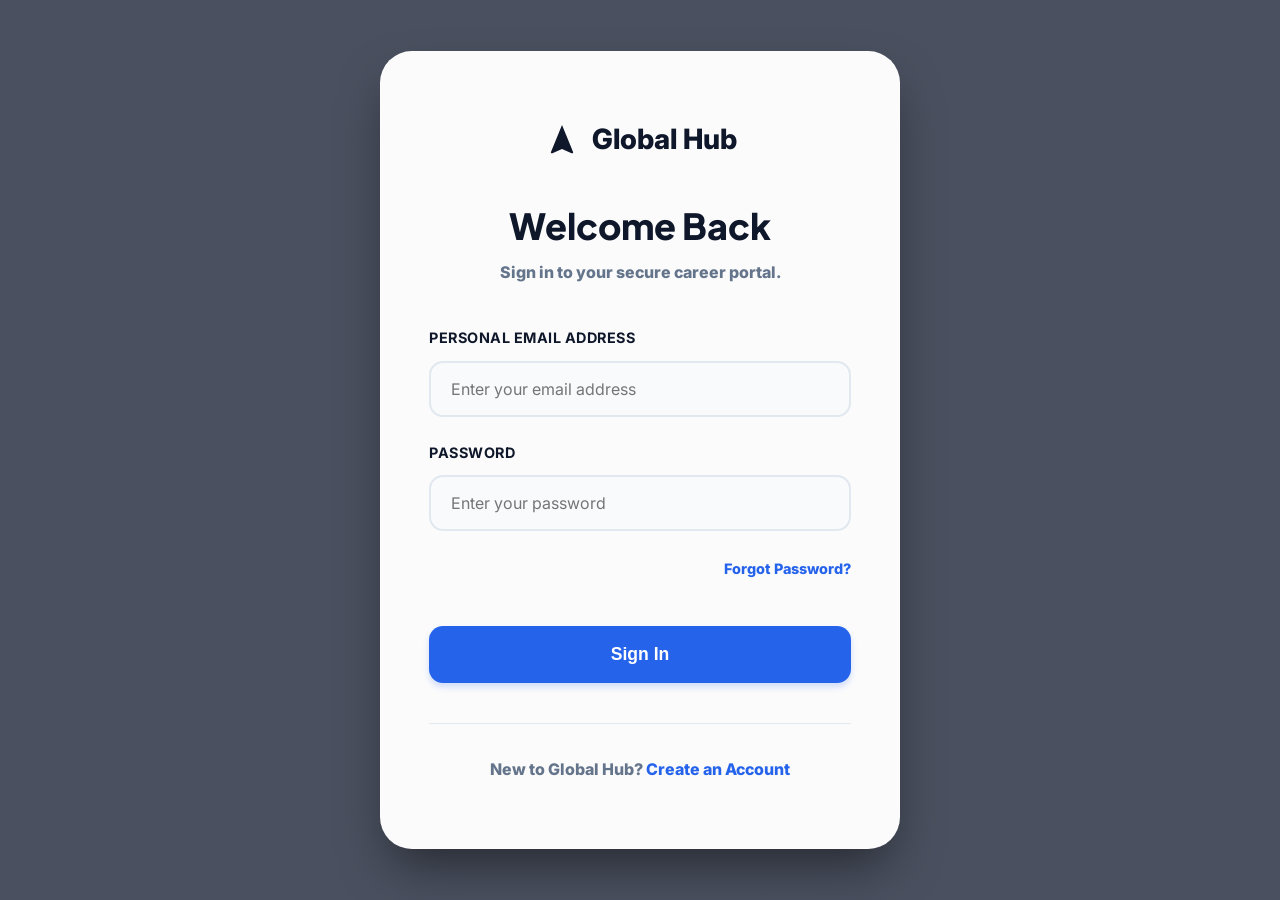
<file: signin.html>
<!DOCTYPE html>
<html lang="en">
<head>
    <meta charset="UTF-8">
    <meta name="viewport" content="width=device-width, initial-scale=1.0">
    <title>Sign In | Global Opportunity Hub</title>
    <link rel="stylesheet" href="css/style.css">
    <style>
        .auth-container {
            min-height: 100vh;
            display: flex;
            align-items: center;
            justify-content: center;
            padding: 40px 24px;
            background: linear-gradient(rgba(15, 23, 42, 0.75), rgba(15, 23, 42, 0.75)), url('https://images.unsplash.com/photo-1497215728101-856f4ea42174?auto=format&fit=crop&w=1920&q=80');
            background-size: cover;
            background-position: center;
            background-attachment: fixed;
        }

        .auth-card {
            background: rgba(255, 255, 255, 0.98);
            backdrop-filter: blur(12px);
            padding: 64px 48px;
            border-radius: 32px;
            width: 100%;
            max-width: 520px;
            box-shadow: 0 25px 50px -12px rgba(0, 0, 0, 0.5);
            text-align: center;
            border: 1px solid rgba(255, 255, 255, 0.3);
        }

        .auth-logo {
            display: inline-flex;
            align-items: center;
            gap: 12px;
            font-size: 1.75rem;
            font-weight: 800;
            color: var(--secondary);
            margin-bottom: 40px;
            text-decoration: none;
        }

        .form-group {
            text-align: left;
            margin-bottom: 24px;
        }

        .form-group label {
            display: block;
            margin-bottom: 10px;
            font-weight: 700;
            color: var(--secondary);
            font-size: 0.9rem;
            text-transform: uppercase;
            letter-spacing: 0.5px;
        }

        .form-group input {
            width: 100%;
            padding: 16px 20px;
            border: 2px solid var(--border);
            border-radius: 14px;
            font-family: inherit;
            font-size: 1rem;
            transition: var(--transition);
            background: var(--bg-light);
        }

        .form-group input:focus {
            outline: none;
            border-color: var(--primary);
            background: var(--white);
            box-shadow: 0 0 0 4px rgba(37, 99, 235, 0.1);
        }

        .auth-btn {
            width: 100%;
            padding: 18px;
            background: var(--primary);
            color: white;
            border: none;
            border-radius: 14px;
            font-size: 1.1rem;
            font-weight: 800;
            cursor: pointer;
            transition: var(--transition);
            margin-top: 12px;
            box-shadow: 0 4px 6px rgba(37, 99, 235, 0.2);
        }

        .auth-btn:hover {
            background: var(--primary-dark);
            transform: translateY(-2px);
            box-shadow: 0 8px 15px rgba(37, 99, 235, 0.3);
        }

        .auth-footer {
            margin-top: 40px;
            padding-top: 32px;
            border-top: 1px solid var(--border);
            font-size: 1rem;
            color: var(--text-muted);
        }

        .auth-footer a {
            color: var(--primary);
            font-weight: 800;
            text-decoration: none;
        }

        .alert {
            padding: 16px;
            border-radius: 12px;
            margin-bottom: 24px;
            font-weight: 700;
            display: none;
        }
        .alert-error { background: #FEE2E2; color: #991B1B; border: 1px solid #F87171; }
        .alert-success { background: #DCFCE7; color: #166534; border: 1px solid #4ADE80; }

        @media (max-width: 480px) {
            .auth-card {
                padding: 48px 24px;
            }
        }
    </style>
</head>
<body>

<div class="auth-container">
    <div class="auth-card">
        <a href="index.html" class="auth-logo">
            <svg width="36" height="36" viewBox="0 0 24 24" fill="currentColor"><path d="M12,2L4.5,20.29L5.21,21L12,18L18.79,21L19.5,20.29L12,2Z"/></svg>
            <b>Global Hub</b>
        </a>
        <h2 style="font-size: 2.25rem; margin-bottom: 12px;"><b>Welcome Back</b></h2>
        <p style="color: var(--text-muted); margin-bottom: 40px; font-weight: 500;"><b>Sign in to your secure career portal.</b></p>
        
        <div id="alert" class="alert"></div>

        <form id="signinForm">
            <div class="form-group">
                <label>Personal Email Address</label>
                <input type="email" id="email" required placeholder="Enter your email address">
            </div>
            <div class="form-group">
                <label>Password</label>
                <input type="password" id="password" required placeholder="Enter your password">
            </div>
            <div style="text-align: right; margin-bottom: 32px;">
                <a href="#" style="font-size: 0.9rem; color: var(--primary); font-weight: 800;">Forgot Password?</a>
            </div>
            <button type="submit" class="auth-btn"><b>Sign In</b></button>
        </form>

        <div class="auth-footer">
            <b>New to Global Hub? <a href="signup.html">Create an Account</a></b>
        </div>
    </div>
</div>

<script>
    document.getElementById('signinForm').addEventListener('submit', function(e) {
        e.preventDefault();
        const email = document.getElementById('email').value;
        const password = document.getElementById('password').value;
        const alertDiv = document.getElementById('alert');

        // Admin Login Logic
        if (email === 'dropshimpent.ecommerce@gmail.com' && password === 'Almah@203') {
            localStorage.setItem('isAdmin', 'true');
            alertDiv.style.display = 'block';
            alertDiv.className = 'alert alert-success';
            alertDiv.innerHTML = '<b>Admin access granted. Redirecting...</b>';
            setTimeout(() => { window.location.href = 'admin.html'; }, 1000);
            return;
        }

        // Standard User Login
        const users = JSON.parse(localStorage.getItem('users') || '[]');
        const user = users.find(u => u.email === email && u.password === password);

        if (user) {
            alertDiv.style.display = 'block';
            alertDiv.className = 'alert alert-success';
            alertDiv.innerHTML = '<b>Login successful! Redirecting to dashboard...</b>';
            
            // Set session
            localStorage.setItem('currentUser', JSON.stringify(user));
            
            setTimeout(() => {
                window.location.href = 'index.html';
            }, 1500);
        } else {
            alertDiv.style.display = 'block';
            alertDiv.className = 'alert alert-error';
            alertDiv.innerHTML = '<b>Invalid email or password. Please try again.</b>';
        }
    });
</script>

</body>
</html>
</file>
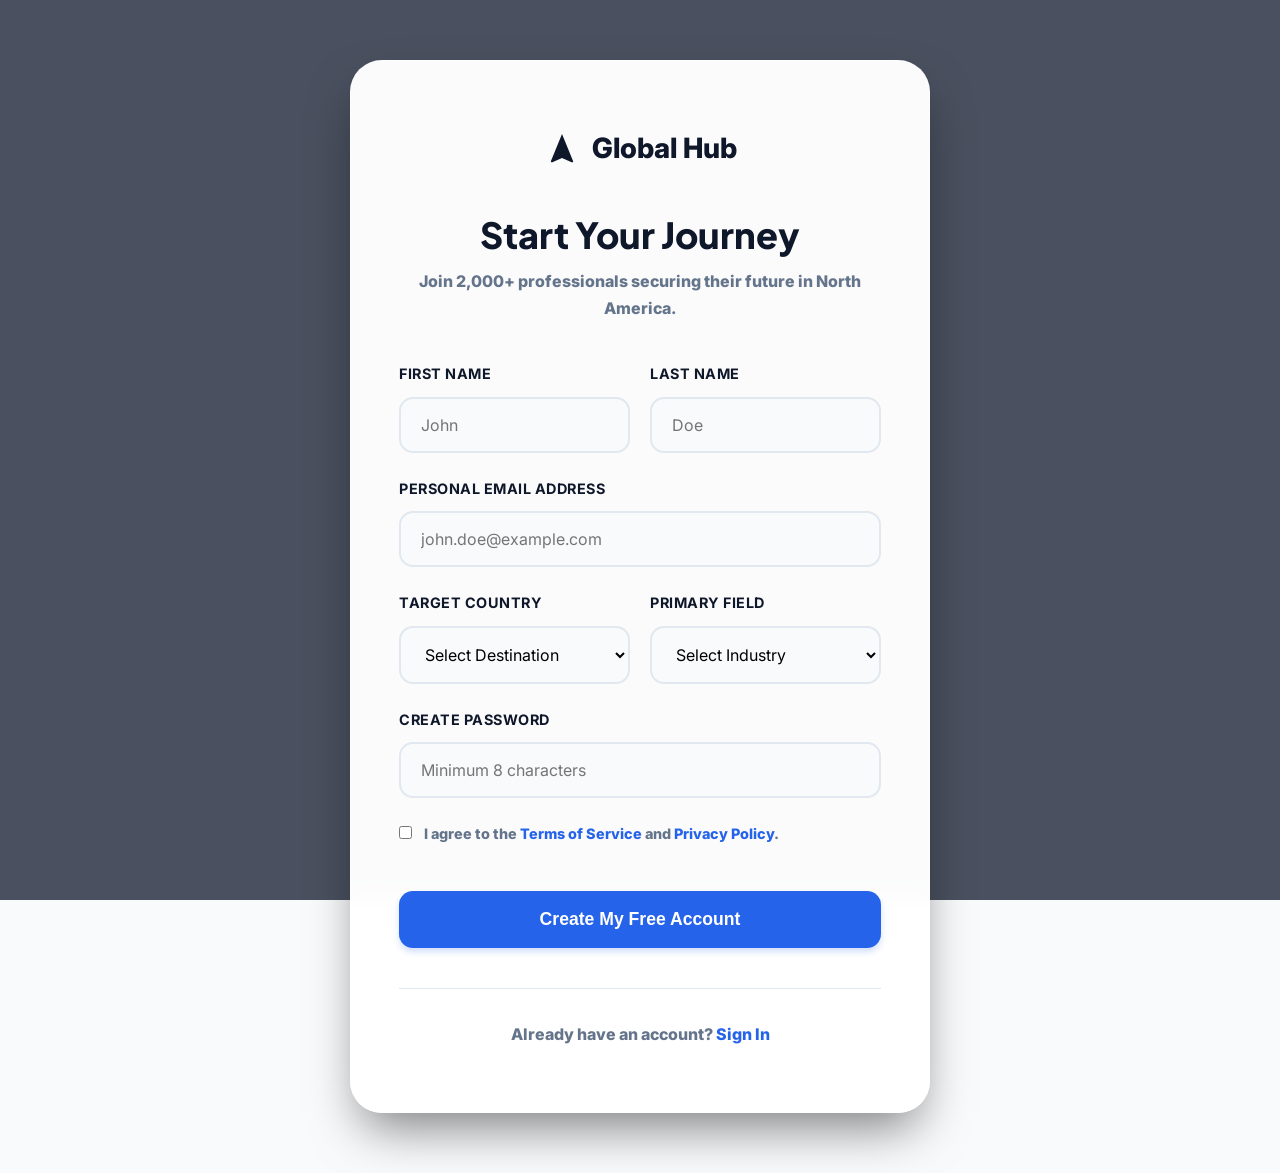
<file: signup.html>
<!DOCTYPE html>
<html lang="en">
<head>
    <meta charset="UTF-8">
    <meta name="viewport" content="width=device-width, initial-scale=1.0">
    <title>Create Account | Global Opportunity Hub</title>
    <link rel="stylesheet" href="css/style.css">
    <style>
        .auth-container {
            min-height: 100vh;
            display: flex;
            align-items: center;
            justify-content: center;
            padding: 60px 24px;
            background: linear-gradient(rgba(15, 23, 42, 0.75), rgba(15, 23, 42, 0.75)), url('https://images.unsplash.com/photo-1521737711867-e3b97375f902?auto=format&fit=crop&w=1920&q=80');
            background-size: cover;
            background-position: center;
            background-attachment: fixed;
        }

        .auth-card {
            background: rgba(255, 255, 255, 0.98);
            backdrop-filter: blur(12px);
            padding: 64px 48px;
            border-radius: 32px;
            width: 100%;
            max-width: 580px;
            box-shadow: 0 25px 50px -12px rgba(0, 0, 0, 0.5);
            text-align: center;
            border: 1px solid rgba(255, 255, 255, 0.3);
        }

        .auth-logo {
            display: inline-flex;
            align-items: center;
            gap: 12px;
            font-size: 1.75rem;
            font-weight: 800;
            color: var(--secondary);
            margin-bottom: 40px;
            text-decoration: none;
        }

        .form-grid {
            display: grid;
            grid-template-columns: 1fr 1fr;
            gap: 20px;
            text-align: left;
        }

        .form-group {
            text-align: left;
            margin-bottom: 24px;
        }

        .form-group label {
            display: block;
            margin-bottom: 10px;
            font-weight: 700;
            color: var(--secondary);
            font-size: 0.9rem;
            text-transform: uppercase;
            letter-spacing: 0.5px;
        }

        .form-group input, .form-group select {
            width: 100%;
            padding: 16px 20px;
            border: 2px solid var(--border);
            border-radius: 14px;
            font-family: inherit;
            font-size: 1rem;
            transition: var(--transition);
            background: var(--bg-light);
        }

        .form-group input:focus, .form-group select:focus {
            outline: none;
            border-color: var(--primary);
            background: var(--white);
            box-shadow: 0 0 0 4px rgba(37, 99, 235, 0.1);
        }

        .auth-btn {
            width: 100%;
            padding: 18px;
            background: var(--primary);
            color: white;
            border: none;
            border-radius: 14px;
            font-size: 1.1rem;
            font-weight: 800;
            cursor: pointer;
            transition: var(--transition);
            margin-top: 12px;
            box-shadow: 0 4px 6px rgba(37, 99, 235, 0.2);
        }

        .auth-btn:hover {
            background: var(--primary-dark);
            transform: translateY(-2px);
            box-shadow: 0 8px 15px rgba(37, 99, 235, 0.3);
        }

        .auth-footer {
            margin-top: 40px;
            padding-top: 32px;
            border-top: 1px solid var(--border);
            font-size: 1rem;
            color: var(--text-muted);
        }

        .auth-footer a {
            color: var(--primary);
            font-weight: 800;
            text-decoration: none;
        }

        .alert {
            padding: 16px;
            border-radius: 12px;
            margin-bottom: 24px;
            font-weight: 700;
            display: none;
        }
        .alert-error { background: #FEE2E2; color: #991B1B; border: 1px solid #F87171; }
        .alert-success { background: #DCFCE7; color: #166534; border: 1px solid #4ADE80; }

        @media (max-width: 600px) {
            .form-grid { grid-template-columns: 1fr; }
            .auth-card { padding: 48px 24px; }
        }
    </style>
</head>
<body>

<div class="auth-container">
    <div class="auth-card">
        <a href="index.html" class="auth-logo">
            <svg width="36" height="36" viewBox="0 0 24 24" fill="currentColor"><path d="M12,2L4.5,20.29L5.21,21L12,18L18.79,21L19.5,20.29L12,2Z"/></svg>
            <b>Global Hub</b>
        </a>
        <h2 style="font-size: 2.25rem; margin-bottom: 12px;"><b>Start Your Journey</b></h2>
        <p style="color: var(--text-muted); margin-bottom: 40px; font-weight: 500;"><b>Join 2,000+ professionals securing their future in North America.</b></p>
        
        <div id="alert" class="alert"></div>

        <form id="signupForm">
            <div class="form-grid">
                <div class="form-group">
                    <label>First Name</label>
                    <input type="text" id="firstName" required placeholder="John">
                </div>
                <div class="form-group">
                    <label>Last Name</label>
                    <input type="text" id="lastName" required placeholder="Doe">
                </div>
            </div>
            <div class="form-group">
                <label>Personal Email Address</label>
                <input type="email" id="email" required placeholder="john.doe@example.com">
            </div>
            <div class="form-grid">
                <div class="form-group">
                    <label>Target Country</label>
                    <select id="country" required>
                        <option value="">Select Destination</option>
                        <option value="ca">Canada</option>
                        <option value="us">USA</option>
                        <option value="both">Both</option>
                    </select>
                </div>
                <div class="form-group">
                    <label>Primary Field</label>
                    <select id="field" required>
                        <option value="">Select Industry</option>
                        <option value="logistics">Logistics / Driving</option>
                        <option value="healthcare">Healthcare / Caregiving</option>
                        <option value="tech">Technology / IT</option>
                        <option value="trades">Skilled Trades</option>
                    </select>
                </div>
            </div>
            <div class="form-group">
                <label>Create Password</label>
                <input type="password" id="password" required placeholder="Minimum 8 characters">
            </div>
            <div style="text-align: left; margin-bottom: 32px;">
                <label style="display: flex; align-items: flex-start; gap: 12px; cursor: pointer; font-size: 0.9rem; color: var(--text-muted);">
                    <input type="checkbox" required style="width: auto; margin-top: 4px;">
                    <span><b>I agree to the <a href="#" style="color: var(--primary); font-weight: 800;">Terms of Service</a> and <a href="#" style="color: var(--primary); font-weight: 800;">Privacy Policy</a>.</b></span>
                </label>
            </div>
            <button type="submit" class="auth-btn"><b>Create My Free Account</b></button>
        </form>

        <div class="auth-footer">
            <b>Already have an account? <a href="signin.html">Sign In</a></b>
        </div>
    </div>
</div>

<script>
    document.getElementById('signupForm').addEventListener('submit', function(e) {
        e.preventDefault();
        const firstName = document.getElementById('firstName').value;
        const lastName = document.getElementById('lastName').value;
        const email = document.getElementById('email').value;
        const country = document.getElementById('country').value;
        const field = document.getElementById('field').value;
        const password = document.getElementById('password').value;
        const alertDiv = document.getElementById('alert');

        // Simple validation
        if (password.length < 8) {
            alertDiv.style.display = 'block';
            alertDiv.className = 'alert alert-error';
            alertDiv.innerHTML = '<b>Password must be at least 8 characters long.</b>';
            return;
        }

        // Get existing users
        const users = JSON.parse(localStorage.getItem('users') || '[]');
        
        // Check if email already exists
        if (users.some(u => u.email === email)) {
            alertDiv.style.display = 'block';
            alertDiv.className = 'alert alert-error';
            alertDiv.innerHTML = '<b>Email already registered. Please sign in.</b>';
            return;
        }

        // Add new user
        const newUser = { firstName, lastName, email, country, field, password };
        users.push(newUser);
        localStorage.setItem('users', JSON.stringify(users));

        alertDiv.style.display = 'block';
        alertDiv.className = 'alert alert-success';
        alertDiv.innerHTML = '<b>Account created successfully! Redirecting to sign in...</b>';

        setTimeout(() => {
            window.location.href = 'signin.html';
        }, 2000);
    });
</script>

</body>
</html>
</file>
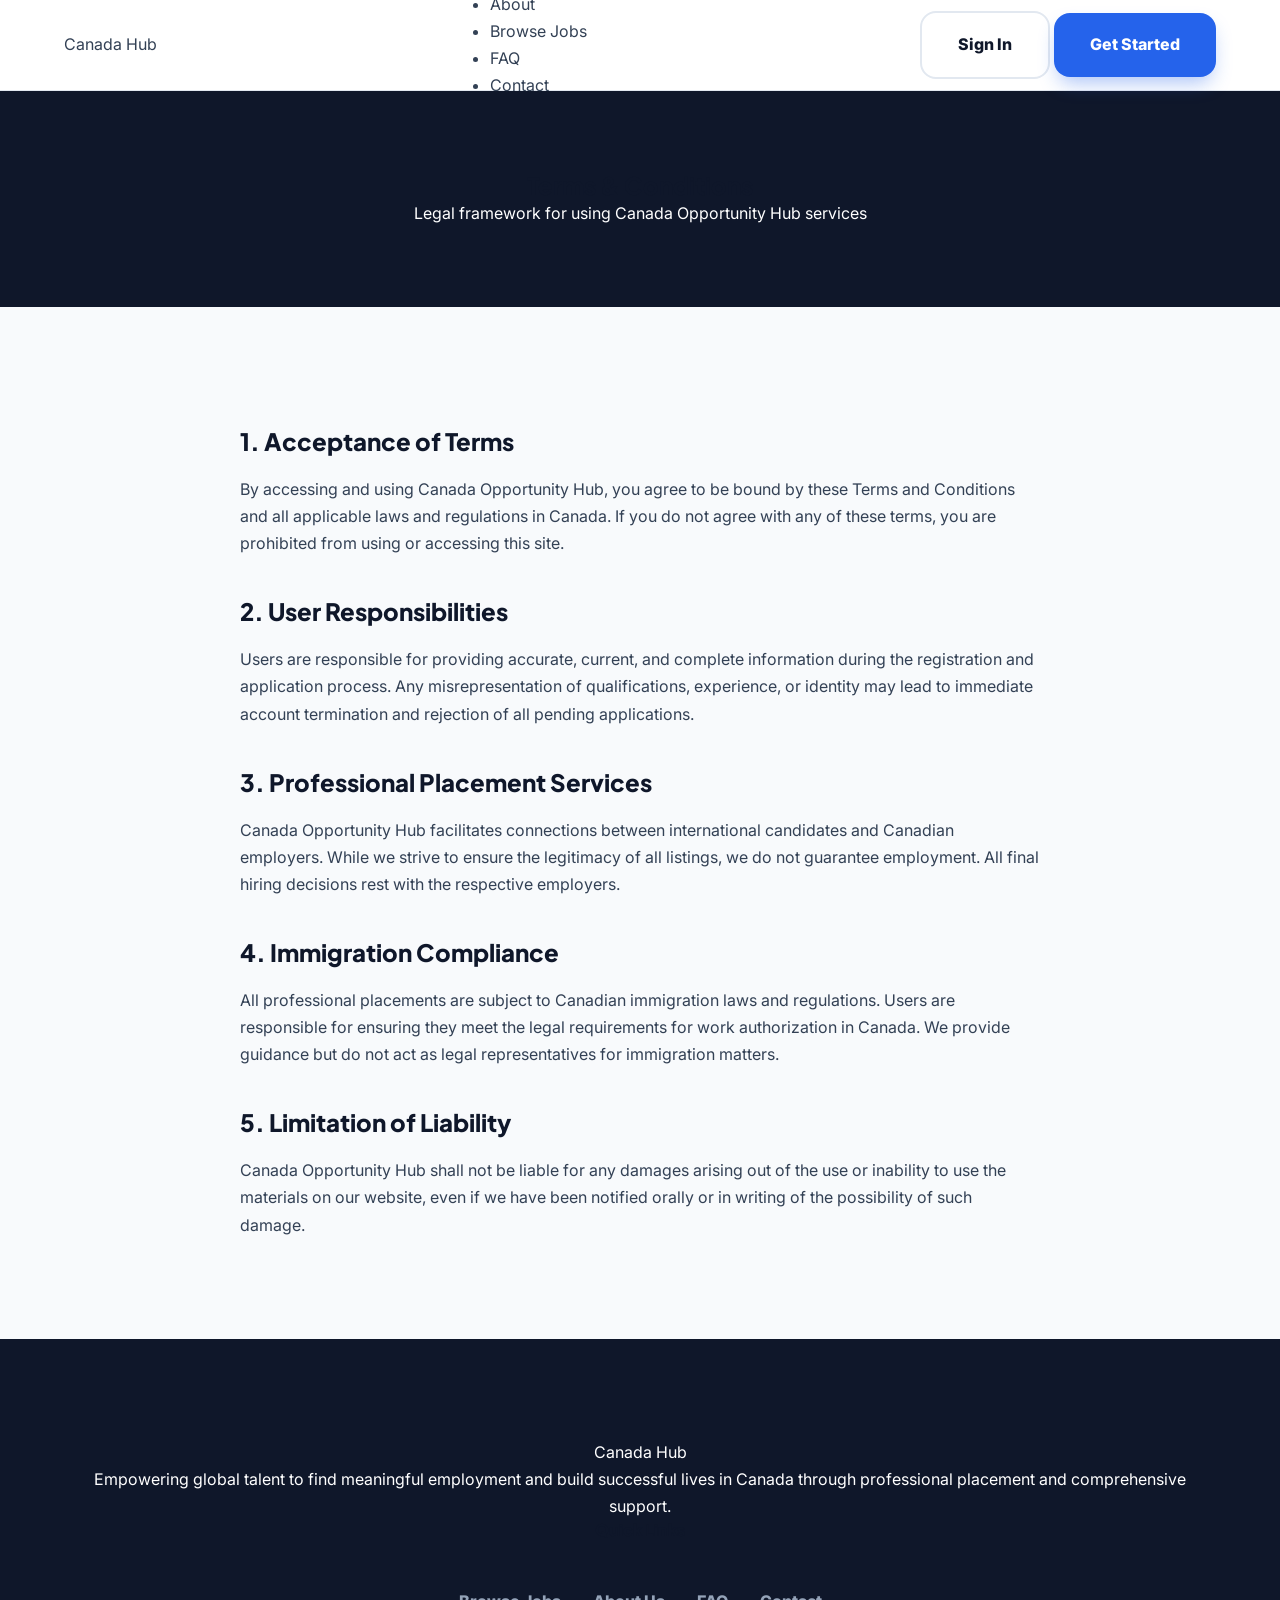
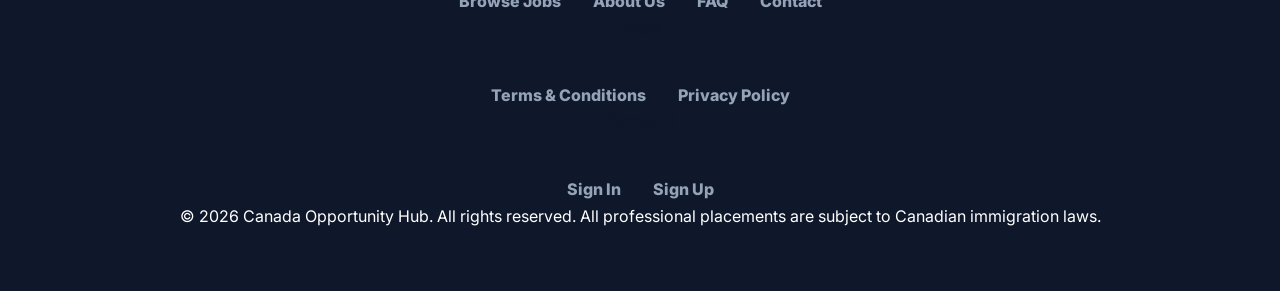
<file: terms.html>
<!DOCTYPE html>
<html lang="en">
<head>
    <meta charset="UTF-8">
    <meta name="viewport" content="width=device-width, initial-scale=1.0">
    <title>Terms & Conditions | Canada Opportunity Hub</title>
    <link rel="stylesheet" href="css/style.css">
    <link rel="preconnect" href="https://fonts.googleapis.com">
    <link rel="preconnect" href="https://fonts.gstatic.com" crossorigin>
    <link href="https://fonts.googleapis.com/css2?family=Inter:wght@400;600;700;800&display=swap" rel="stylesheet">
    <style>
        .page-header {
            padding: 80px 0;
            background: var(--secondary);
            color: var(--white);
            text-align: center;
        }

        .legal-content {
            padding: 80px 0;
            max-width: 800px;
            margin: 0 auto;
        }

        .legal-content h2 {
            margin: 40px 0 20px;
            color: var(--secondary);
        }

        .legal-content p {
            margin-bottom: 20px;
            color: var(--text-light);
        }
    </style>
</head>
<body>

<header>
    <div class="container">
        <nav>
            <a href="index.html" class="logo">Canada Hub</a>
            <ul class="nav-links">
                <li><a href="about.html">About</a></li>
                <li><a href="jobs.html">Browse Jobs</a></li>
                <li><a href="faq.html">FAQ</a></li>
                <li><a href="contact.html">Contact</a></li>
            </ul>
            <div class="nav-auth">
                <a href="signin.html" class="btn btn-outline">Sign In</a>
                <a href="signup.html" class="btn btn-primary">Get Started</a>
            </div>
        </nav>
    </div>
</header>

<section class="page-header">
    <div class="container">
        <h1>Terms & Conditions</h1>
        <p>Legal framework for using Canada Opportunity Hub services</p>
    </div>
</section>

<main class="container legal-content">
    <h2>1. Acceptance of Terms</h2>
    <p>By accessing and using Canada Opportunity Hub, you agree to be bound by these Terms and Conditions and all applicable laws and regulations in Canada. If you do not agree with any of these terms, you are prohibited from using or accessing this site.</p>

    <h2>2. User Responsibilities</h2>
    <p>Users are responsible for providing accurate, current, and complete information during the registration and application process. Any misrepresentation of qualifications, experience, or identity may lead to immediate account termination and rejection of all pending applications.</p>

    <h2>3. Professional Placement Services</h2>
    <p>Canada Opportunity Hub facilitates connections between international candidates and Canadian employers. While we strive to ensure the legitimacy of all listings, we do not guarantee employment. All final hiring decisions rest with the respective employers.</p>

    <h2>4. Immigration Compliance</h2>
    <p>All professional placements are subject to Canadian immigration laws and regulations. Users are responsible for ensuring they meet the legal requirements for work authorization in Canada. We provide guidance but do not act as legal representatives for immigration matters.</p>

    <h2>5. Limitation of Liability</h2>
    <p>Canada Opportunity Hub shall not be liable for any damages arising out of the use or inability to use the materials on our website, even if we have been notified orally or in writing of the possibility of such damage.</p>
</main>

<footer>
    <div class="container">
        <div class="footer-grid">
            <div class="footer-brand">
                <a href="index.html" class="logo">Canada Hub</a>
                <p>Empowering global talent to find meaningful employment and build successful lives in Canada through professional placement and comprehensive support.</p>
            </div>
            <div>
                <h4 class="footer-heading">Quick Links</h4>
                <ul class="footer-links">
                    <li><a href="jobs.html">Browse Jobs</a></li>
                    <li><a href="about.html">About Us</a></li>
                    <li><a href="faq.html">FAQ</a></li>
                    <li><a href="contact.html">Contact</a></li>
                </ul>
            </div>
            <div>
                <h4 class="footer-heading">Legal</h4>
                <ul class="footer-links">
                    <li><a href="terms.html">Terms & Conditions</a></li>
                    <li><a href="privacy.html">Privacy Policy</a></li>
                </ul>
            </div>
            <div>
                <h4 class="footer-heading">Account</h4>
                <ul class="footer-links">
                    <li><a href="signin.html">Sign In</a></li>
                    <li><a href="signup.html">Sign Up</a></li>
                </ul>
            </div>
        </div>
        <div class="footer-bottom">
            <p>&copy; 2026 Canada Opportunity Hub. All rights reserved. All professional placements are subject to Canadian immigration laws.</p>
        </div>
    </div>
</footer>

</body>
</html>
</file>
<file: css/style.css>
@import url('https://fonts.googleapis.com/css2?family=Inter:wght@300;400;500;600;700;800&family=Plus+Jakarta+Sans:wght@300;400;500;600;700;800&display=swap');

:root {
    --primary: #2563EB;
    --primary-dark: #1E40AF;
    --secondary: #0F172A;
    --secondary-light: #1E293B;
    --accent: #3B82F6;
    --bg-light: #F8FAFC;
    --white: #FFFFFF;
    --text-main: #334155;
    --text-muted: #64748B;
    --border: #E2E8F0;
    --shadow-sm: 0 1px 3px rgba(0,0,0,0.1);
    --shadow-md: 0 10px 25px -5px rgba(0,0,0,0.1), 0 8px 10px -6px rgba(0,0,0,0.1);
    --shadow-lg: 0 20px 50px -12px rgba(15, 23, 42, 0.15);
    --radius: 20px;
    --max-width: 1200px;
    --transition: all 0.4s cubic-bezier(0.4, 0, 0.2, 1);
    --trustpilot-green: #00b67a;
    --whatsapp-green: #25D366;
}

* {
    margin: 0;
    padding: 0;
    box-sizing: border-box;
}

html {
    scroll-behavior: smooth;
    font-size: 16px;
}

body {
    font-family: 'Inter', sans-serif;
    line-height: 1.7;
    color: var(--text-main);
    background-color: var(--bg-light);
    -webkit-font-smoothing: antialiased;
    overflow-x: hidden;
}

h1, h2, h3, h4, h5, h6 {
    font-family: 'Plus Jakarta Sans', sans-serif;
    color: var(--secondary);
    font-weight: 800;
    line-height: 1.2;
}

.container {
    max-width: var(--max-width);
    margin: 0 auto;
    padding: 0 24px;
}

a {
    text-decoration: none !important;
    color: inherit;
    transition: var(--transition);
}

b, strong {
    font-weight: 800;
}

img {
    max-width: 100%;
    height: auto;
}

/* Header & Sidebar Navigation */
header {
    background: rgba(255, 255, 255, 0.95);
    backdrop-filter: blur(16px);
    position: sticky;
    top: 0;
    z-index: 1000;
    border-bottom: 1px solid var(--border);
    transition: var(--transition);
}

nav {
    display: flex;
    justify-content: space-between;
    align-items: center;
    height: 90px;
}

.menu-toggle {
    display: flex;
    align-items: center;
    gap: 12px;
    cursor: pointer;
    font-weight: 800;
    color: var(--secondary);
    font-size: 0.9rem;
    padding: 12px 20px;
    border-radius: 14px;
    background: var(--bg-light);
    border: 1px solid var(--border);
    transition: var(--transition);
    text-transform: uppercase;
    letter-spacing: 1px;
}

.menu-toggle:hover {
    background: var(--white);
    border-color: var(--primary);
    color: var(--primary);
    box-shadow: var(--shadow-sm);
}

.sidebar {
    position: fixed;
    top: 0;
    left: -360px;
    width: 360px;
    height: 100%;
    background: var(--white);
    z-index: 2000;
    box-shadow: var(--shadow-lg);
    transition: var(--transition);
    padding: 60px 40px;
    display: flex;
    flex-direction: column;
}

.sidebar.active {
    left: 0;
}

.sidebar-overlay {
    position: fixed;
    top: 0;
    left: 0;
    width: 100%;
    height: 100%;
    background: rgba(15, 23, 42, 0.6);
    backdrop-filter: blur(8px);
    z-index: 1999;
    display: none;
    opacity: 0;
    transition: opacity 0.4s ease;
}

.sidebar-overlay.active {
    display: block;
    opacity: 1;
}

.sidebar-close {
    align-self: flex-end;
    cursor: pointer;
    color: var(--text-muted);
    margin-bottom: 60px;
    transition: var(--transition);
}

.sidebar-close:hover {
    color: var(--primary);
    transform: rotate(90deg);
}

.sidebar-menu {
    list-style: none;
    display: flex;
    flex-direction: column;
    gap: 12px;
}

.sidebar-menu a {
    font-size: 1.35rem;
    font-weight: 800;
    color: var(--secondary);
    display: block;
    padding: 16px 20px;
    border-radius: 14px;
    transition: var(--transition);
}

.sidebar-menu a:hover {
    background: var(--bg-light);
    color: var(--primary);
    padding-left: 30px;
}

/* WhatsApp Floating Button */
.whatsapp-float {
    position: fixed;
    bottom: 30px;
    right: 30px;
    background-color: var(--whatsapp-green);
    color: white;
    width: 65px;
    height: 65px;
    border-radius: 50%;
    display: flex;
    align-items: center;
    justify-content: center;
    box-shadow: 0 10px 25px rgba(37, 211, 102, 0.4);
    z-index: 1000;
    transition: var(--transition);
    animation: whatsapp-pulse 2s infinite;
}

.whatsapp-float:hover {
    transform: scale(1.1) rotate(10deg);
    background-color: #128C7E;
    animation: none;
}

@keyframes whatsapp-pulse {
    0% { box-shadow: 0 0 0 0 rgba(37, 211, 102, 0.5); }
    70% { box-shadow: 0 0 0 20px rgba(37, 211, 102, 0); }
    100% { box-shadow: 0 0 0 0 rgba(37, 211, 102, 0); }
}

/* Live Notification Styles */
.live-notification {
    position: fixed;
    top: -100px;
    left: 50%;
    transform: translateX(-50%);
    background: var(--white);
    padding: 16px 32px;
    border-radius: 100px;
    box-shadow: 0 20px 40px rgba(0,0,0,0.1);
    z-index: 9999;
    display: flex;
    align-items: center;
    gap: 16px;
    border: 1px solid var(--border);
    transition: all 0.6s cubic-bezier(0.68, -0.55, 0.265, 1.55);
    width: auto;
    max-width: 90%;
}

.live-notification.show {
    top: 24px;
}

.notif-icon {
    width: 44px;
    height: 44px;
    background: var(--primary);
    border-radius: 50%;
    display: flex;
    align-items: center;
    justify-content: center;
    color: var(--white);
    flex-shrink: 0;
    box-shadow: 0 4px 10px rgba(37, 99, 235, 0.3);
}

.notif-content {
    font-size: 0.95rem;
    font-weight: 700;
    color: var(--secondary);
    white-space: nowrap;
}

.notif-content b {
    color: var(--primary);
}

/* Step Progress Styles */
.step-progress {
    display: flex;
    justify-content: space-between;
    margin-bottom: 40px;
    position: relative;
    max-width: 800px;
    margin-left: auto;
    margin-right: auto;
}

.step-progress::before {
    content: '';
    position: absolute;
    top: 50%;
    left: 0;
    width: 100%;
    height: 4px;
    background: var(--border);
    transform: translateY(-50%);
    z-index: 1;
}

.step-item {
    width: 40px;
    height: 40px;
    background: var(--white);
    border: 4px solid var(--border);
    border-radius: 50%;
    z-index: 2;
    display: flex;
    align-items: center;
    justify-content: center;
    font-weight: 800;
    color: var(--text-muted);
    transition: var(--transition);
}

.step-item.active {
    border-color: var(--primary);
    color: var(--primary);
    transform: scale(1.2);
}

.step-item.completed {
    background: var(--primary);
    border-color: var(--primary);
    color: var(--white);
}

/* Trustpilot Widget */
.trustpilot-widget {
    display: inline-flex;
    align-items: center;
    gap: 12px;
    background: var(--white);
    padding: 14px 28px;
    border-radius: 100px;
    box-shadow: var(--shadow-md);
    border: 1px solid var(--border);
    margin-top: 40px;
    flex-wrap: wrap;
    justify-content: center;
}

.tp-star {
    background: var(--trustpilot-green);
    color: white;
    padding: 5px;
    border-radius: 5px;
    display: flex;
    align-items: center;
    justify-content: center;
}

.tp-card {
    background: var(--white);
    padding: 40px;
    border-radius: 28px;
    text-align: left;
    border: 1px solid var(--border);
    transition: var(--transition);
    position: relative;
}

.tp-card:hover {
    transform: translateY(-10px);
    box-shadow: var(--shadow-lg);
    border-color: var(--primary);
}

/* Centered Country Cards */
.country-selection {
    display: grid;
    grid-template-columns: 1fr 1fr;
    gap: 40px;
    max-width: 1100px;
    margin: 0 auto;
}

.country-card {
    background: var(--white);
    padding: 80px 48px;
    border-radius: 40px;
    border: 1px solid var(--border);
    text-align: center;
    transition: var(--transition);
    display: flex;
    flex-direction: column;
    align-items: center;
    position: relative;
    overflow: hidden;
}

.country-card:hover {
    transform: translateY(-15px);
    box-shadow: var(--shadow-lg);
    border-color: var(--primary);
}

.flag-large {
    width: 120px;
    height: 120px;
    margin-bottom: 40px;
    border-radius: 50%;
    object-fit: cover;
    box-shadow: 0 15px 30px rgba(0,0,0,0.15);
    border: 6px solid var(--white);
}

/* Job Cards & Sections */
.job-card {
    background: var(--white);
    padding: 56px 48px;
    border-radius: 32px;
    border: 1px solid var(--border);
    text-align: center;
    transition: var(--transition);
    margin-bottom: 40px;
    max-width: 850px;
    margin-left: auto;
    margin-right: auto;
    box-shadow: var(--shadow-sm);
}

.job-card:hover {
    transform: translateY(-8px);
    box-shadow: var(--shadow-md);
    border-color: var(--primary);
}

.job-badge {
    display: inline-flex;
    align-items: center;
    gap: 10px;
    padding: 10px 20px;
    border-radius: 100px;
    background: #EFF6FF;
    color: var(--primary);
    font-weight: 800;
    font-size: 0.9rem;
    margin-bottom: 32px;
    text-transform: uppercase;
    letter-spacing: 1px;
}

/* Testimonials */
.testimonial-card {
    background: var(--white);
    padding: 48px;
    border-radius: 32px;
    text-align: center;
    border: 1px solid var(--border);
    transition: var(--transition);
}

.testimonial-card:hover {
    transform: translateY(-10px);
    box-shadow: var(--shadow-lg);
    border-color: var(--primary);
}

/* Footer */
footer {
    background: var(--secondary);
    color: var(--white);
    padding: 100px 0 60px;
    text-align: center;
}

.footer-links {
    list-style: none;
    display: flex;
    justify-content: center;
    gap: 32px;
    flex-wrap: wrap;
    margin-top: 48px;
}

.footer-links a {
    font-weight: 800;
    font-size: 1rem;
    color: #94A3B8;
}

.footer-links a:hover {
    color: var(--white);
    transform: translateY(-2px);
}

/* Buttons */
.btn {
    padding: 18px 36px;
    border-radius: 16px;
    font-weight: 800;
    display: inline-flex;
    align-items: center;
    justify-content: center;
    transition: var(--transition);
    cursor: pointer;
    border: none;
    font-family: inherit;
    font-size: 1rem;
}

.btn-primary {
    background: var(--primary);
    color: var(--white);
    box-shadow: 0 10px 20px -5px rgba(37, 99, 235, 0.4);
}

.btn-primary:hover {
    background: var(--primary-dark);
    transform: translateY(-3px);
    box-shadow: 0 15px 30px -5px rgba(37, 99, 235, 0.5);
}

.btn-outline {
    background: transparent;
    border: 2px solid var(--border);
    color: var(--secondary);
}

.btn-outline:hover {
    border-color: var(--primary);
    color: var(--primary);
    background: var(--bg-light);
}

/* Page Headers */
.page-header {
    padding: 160px 0;
    background-position: center;
    background-size: cover;
    position: relative;
}

/* FAQ Accordion Styles */
.faq-item {
    background: var(--white);
    border: 1px solid var(--border);
    border-radius: 16px;
    margin-bottom: 16px;
    overflow: hidden;
    transition: var(--transition);
}

.faq-question {
    width: 100%;
    padding: 24px 32px;
    text-align: left;
    background: none;
    border: none;
    font-size: 1.1rem;
    font-weight: 800;
    color: var(--secondary);
    cursor: pointer;
    display: flex;
    justify-content: space-between;
    align-items: center;
    font-family: 'Plus Jakarta Sans', sans-serif;
}

.faq-answer {
    padding: 0 32px 24px;
    color: var(--text-muted);
    display: none;
    font-weight: 500;
}

.faq-item.active .faq-answer {
    display: block;
}

.faq-item.active {
    border-color: var(--primary);
    box-shadow: var(--shadow-md);
}

/* Responsive Media Queries */
@media (max-width: 1024px) {
    h1 { font-size: 3.5rem !important; }
    .country-selection { gap: 30px; }
}

@media (max-width: 768px) {
    h1 { font-size: 2.75rem !important; }
    h2 { font-size: 2.25rem !important; }
    .hero { padding: 120px 0 !important; }
    .country-selection { grid-template-columns: 1fr; gap: 30px; }
    .ceo-grid { grid-template-columns: 1fr !important; gap: 60px !important; text-align: center; }
    .tp-grid { grid-template-columns: 1fr !important; }
    .testimonial-grid { grid-template-columns: 1fr !important; }
    .footer-links { flex-direction: column; gap: 24px; }
    .job-card { padding: 40px 24px; }
    .auth-card { padding: 48px 24px !important; }
    .menu-toggle span { display: none; }
    .sidebar { width: 100%; left: -100%; }
    .live-notification { padding: 12px 24px; font-size: 0.85rem; }
}

@media (max-width: 480px) {
    h1 { font-size: 2.25rem !important; }
    .hero p { font-size: 1.1rem !important; }
    .container { padding: 0 20px; }
    .btn { width: 100%; }
    .nav-auth { display: none; }
    .whatsapp-float { width: 55px; height: 55px; bottom: 20px; right: 20px; }
}
</file>
